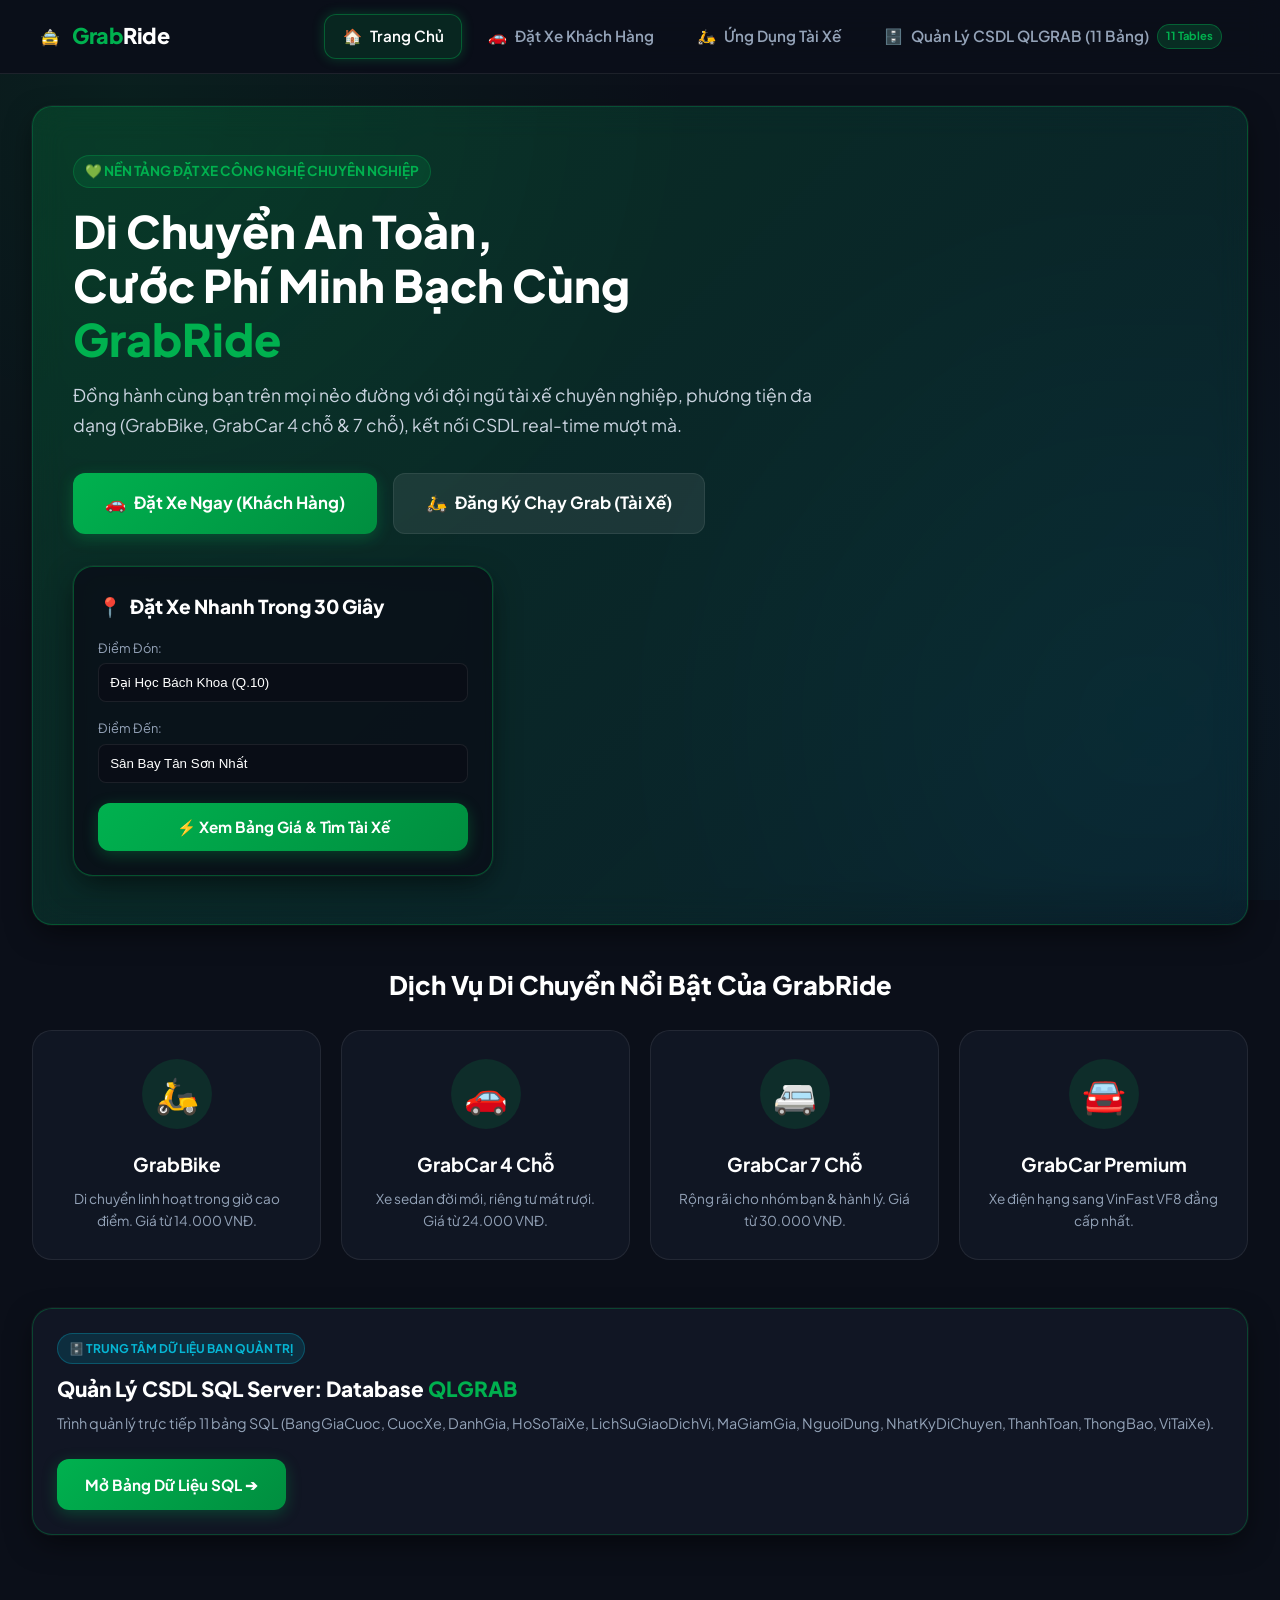
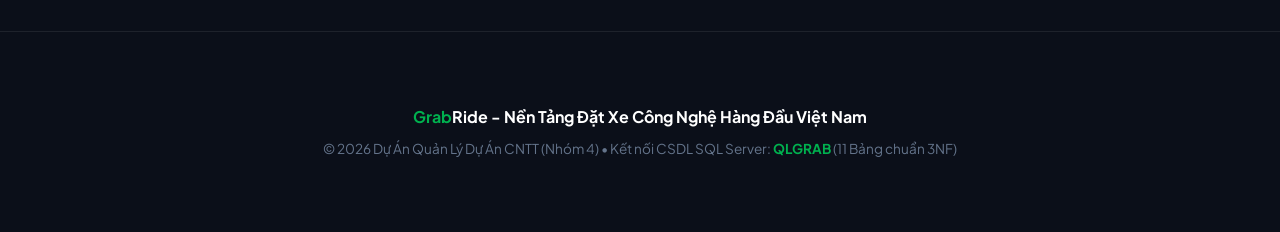
<file: index.html>
<!DOCTYPE html>
<html lang="vi">

<head>
  <meta charset="UTF-8">
  <meta name="viewport" content="width=device-width, initial-scale=1.0">
  <title>GrabRide - Đặt Xe Công Nghệ Nhanh Chóng & An Toàn</title>
  <link rel="stylesheet" href="css/styles.css">
  <style>
    .service-card {
      background: rgba(18, 24, 38, 0.8);
      border: 1px solid var(--border-color);
      border-radius: var(--radius-lg);
      padding: 1.75rem;
      text-align: center;
      transition: all 0.3s ease;
      text-decoration: none;
    }

    .service-card:hover {
      transform: translateY(-5px);
      border-color: var(--grab-green);
      box-shadow: 0 10px 25px rgba(0, 177, 79, 0.2);
    }

    .service-icon {
      width: 70px;
      height: 70px;
      background: rgba(0, 177, 79, 0.15);
      border-radius: var(--radius-full);
      display: flex;
      align-items: center;
      justify-content: center;
      font-size: 2.2rem;
      margin: 0 auto 1.25rem;
    }
  </style>
</head>

<body>
  <!-- Header Navbar -->
  <div id="app-header"></div>

  <main class="container">
    <!-- Hero Banner Section -->
    <div class="card"
      style="margin-bottom: 2.5rem; background: linear-gradient(135deg, rgba(0, 177, 79, 0.2), rgba(6, 182, 212, 0.1)); border: 1px solid rgba(0, 177, 79, 0.3); padding: 3rem 2.5rem;">
      <div style="display: flex; justify-content: space-between; align-items: center; flex-wrap: wrap; gap: 2rem;">
        <div style="max-width: 750px;">
          <div class="badge badge-green" style="margin-bottom: 1rem; font-size: 0.85rem;">💚 NỀN TẢNG ĐẶT XE CÔNG NGHỆ
            CHUYÊN NGHIỆP</div>
          <h1 style="font-size: 2.8rem; font-weight: 800; margin-bottom: 1rem; color: #fff; line-height: 1.2;">
            Di Chuyển An Toàn,<br>
            Cước Phí Minh Bạch Cùng <span style="color: var(--grab-green);">GrabRide</span>
          </h1>
          <p style="color: #cbd5e1; font-size: 1.1rem; line-height: 1.7; margin-bottom: 2rem;">
            Đồng hành cùng bạn trên mọi nẻo đường với đội ngũ tài xế chuyên nghiệp, phương tiện đa dạng (GrabBike,
            GrabCar 4 chỗ & 7 chỗ), kết nối CSDL real-time mượt mà.
          </p>

          <div style="display: flex; gap: 1rem; flex-wrap: wrap;">
            <a href="user_app.html" class="btn btn-grab" style="padding: 1rem 2rem; font-size: 1.05rem;">
              <span>🚗</span> Đặt Xe Ngay (Khách Hàng)
            </a>
            <a href="driver_app.html" class="btn btn-secondary" style="padding: 1rem 2rem; font-size: 1.05rem;">
              <span>🛵</span> Đăng Ký Chạy Grab (Tài Xế)
            </a>
          </div>
        </div>

        <!-- Quick Booking Widget Card -->
        <div class="card"
          style="width: 100%; max-width: 420px; background: rgba(11, 15, 25, 0.9); border-color: rgba(0, 177, 79, 0.4);">
          <div
            style="font-weight: 800; font-size: 1.2rem; color: #fff; margin-bottom: 1rem; display: flex; align-items: center; gap: 0.5rem;">
            <span>📍</span> Đặt Xe Nhanh Trong 30 Giây
          </div>

          <div style="display: flex; flex-direction: column; gap: 1rem; margin-bottom: 1.25rem;">
            <div>
              <label style="display: block; font-size: 0.8rem; color: #94a3b8; margin-bottom: 0.3rem;">Điểm Đón:</label>
              <input type="text" value="Đại Học Bách Khoa (Q.10)" readonly
                style="width: 100%; padding: 0.7rem; background: #090d16; border: 1px solid var(--border-color); border-radius: var(--radius-sm); color: #fff;">
            </div>
            <div>
              <label style="display: block; font-size: 0.8rem; color: #94a3b8; margin-bottom: 0.3rem;">Điểm Đến:</label>
              <input type="text" value="Sân Bay Tân Sơn Nhất" readonly
                style="width: 100%; padding: 0.7rem; background: #090d16; border: 1px solid var(--border-color); border-radius: var(--radius-sm); color: #fff;">
            </div>
          </div>

          <a href="user_app.html" class="btn btn-grab" style="width: 100%;">
            ⚡ Xem Bảng Giá & Tìm Tài Xế
          </a>
        </div>
      </div>
    </div>

    <!-- Grab Service Categories -->
    <div style="margin-bottom: 3rem;">
      <h2 style="font-size: 1.6rem; font-weight: 800; color: #fff; margin-bottom: 1.5rem; text-align: center;">
        Dịch Vụ Di Chuyển Nổi Bật Của GrabRide
      </h2>

      <div class="grid-4">
        <a href="user_app.html" class="service-card">
          <div class="service-icon">🛵</div>
          <h3 style="color: #fff; font-size: 1.2rem; margin-bottom: 0.5rem;">GrabBike</h3>
          <p style="color: #94a3b8; font-size: 0.85rem;">Di chuyển linh hoạt trong giờ cao điểm. Giá từ 14.000 VNĐ.</p>
        </a>

        <a href="user_app.html" class="service-card">
          <div class="service-icon">🚗</div>
          <h3 style="color: #fff; font-size: 1.2rem; margin-bottom: 0.5rem;">GrabCar 4 Chỗ</h3>
          <p style="color: #94a3b8; font-size: 0.85rem;">Xe sedan đời mới, riêng tư mát rượi. Giá từ 24.000 VNĐ.</p>
        </a>

        <a href="user_app.html" class="service-card">
          <div class="service-icon">🚐</div>
          <h3 style="color: #fff; font-size: 1.2rem; margin-bottom: 0.5rem;">GrabCar 7 Chỗ</h3>
          <p style="color: #94a3b8; font-size: 0.85rem;">Rộng rãi cho nhóm bạn & hành lý. Giá từ 30.000 VNĐ.</p>
        </a>

        <a href="user_app.html" class="service-card">
          <div class="service-icon">🚘</div>
          <h3 style="color: #fff; font-size: 1.2rem; margin-bottom: 0.5rem;">GrabCar Premium</h3>
          <p style="color: #94a3b8; font-size: 0.85rem;">Xe điện hạng sang VinFast VF8 đẳng cấp nhất.</p>
        </a>
      </div>
    </div>

    <!-- Management Portal Link Card -->
    <div class="card" style="background: rgba(18, 24, 38, 0.9); border-color: rgba(0, 177, 79, 0.3);">
      <div style="display: flex; justify-content: space-between; align-items: center; flex-wrap: wrap; gap: 1.5rem;">
        <div>
          <div class="badge badge-blue" style="margin-bottom: 0.5rem;">🗄️ TRUNG TÂM DỮ LIỆU BAN QUẢN TRỊ</div>
          <h3 style="color: #fff; font-size: 1.3rem; font-weight: 800; margin-bottom: 0.4rem;">
            Quản Lý CSDL SQL Server: Database <span style="color: var(--grab-green);">QLGRAB</span>
          </h3>
          <p style="color: #94a3b8; font-size: 0.9rem;">
            Trình quản lý trực tiếp 11 bảng SQL (BangGiaCuoc, CuocXe, DanhGia, HoSoTaiXe, LichSuGiaoDichVi, MaGiamGia,
            NguoiDung, NhatKyDiChuyen, ThanhToan, ThongBao, ViTaiXe).
          </p>
        </div>

        <a href="sql_management.html" class="btn btn-grab" style="padding: 0.85rem 1.75rem;">
          Mở Bảng Dữ Liệu SQL ➔
        </a>
      </div>
    </div>
  </main>

  <!-- Global Footer -->
  <div id="app-footer"></div>

  <script src="js/common.js"></script>
</body>

</html>
</file>
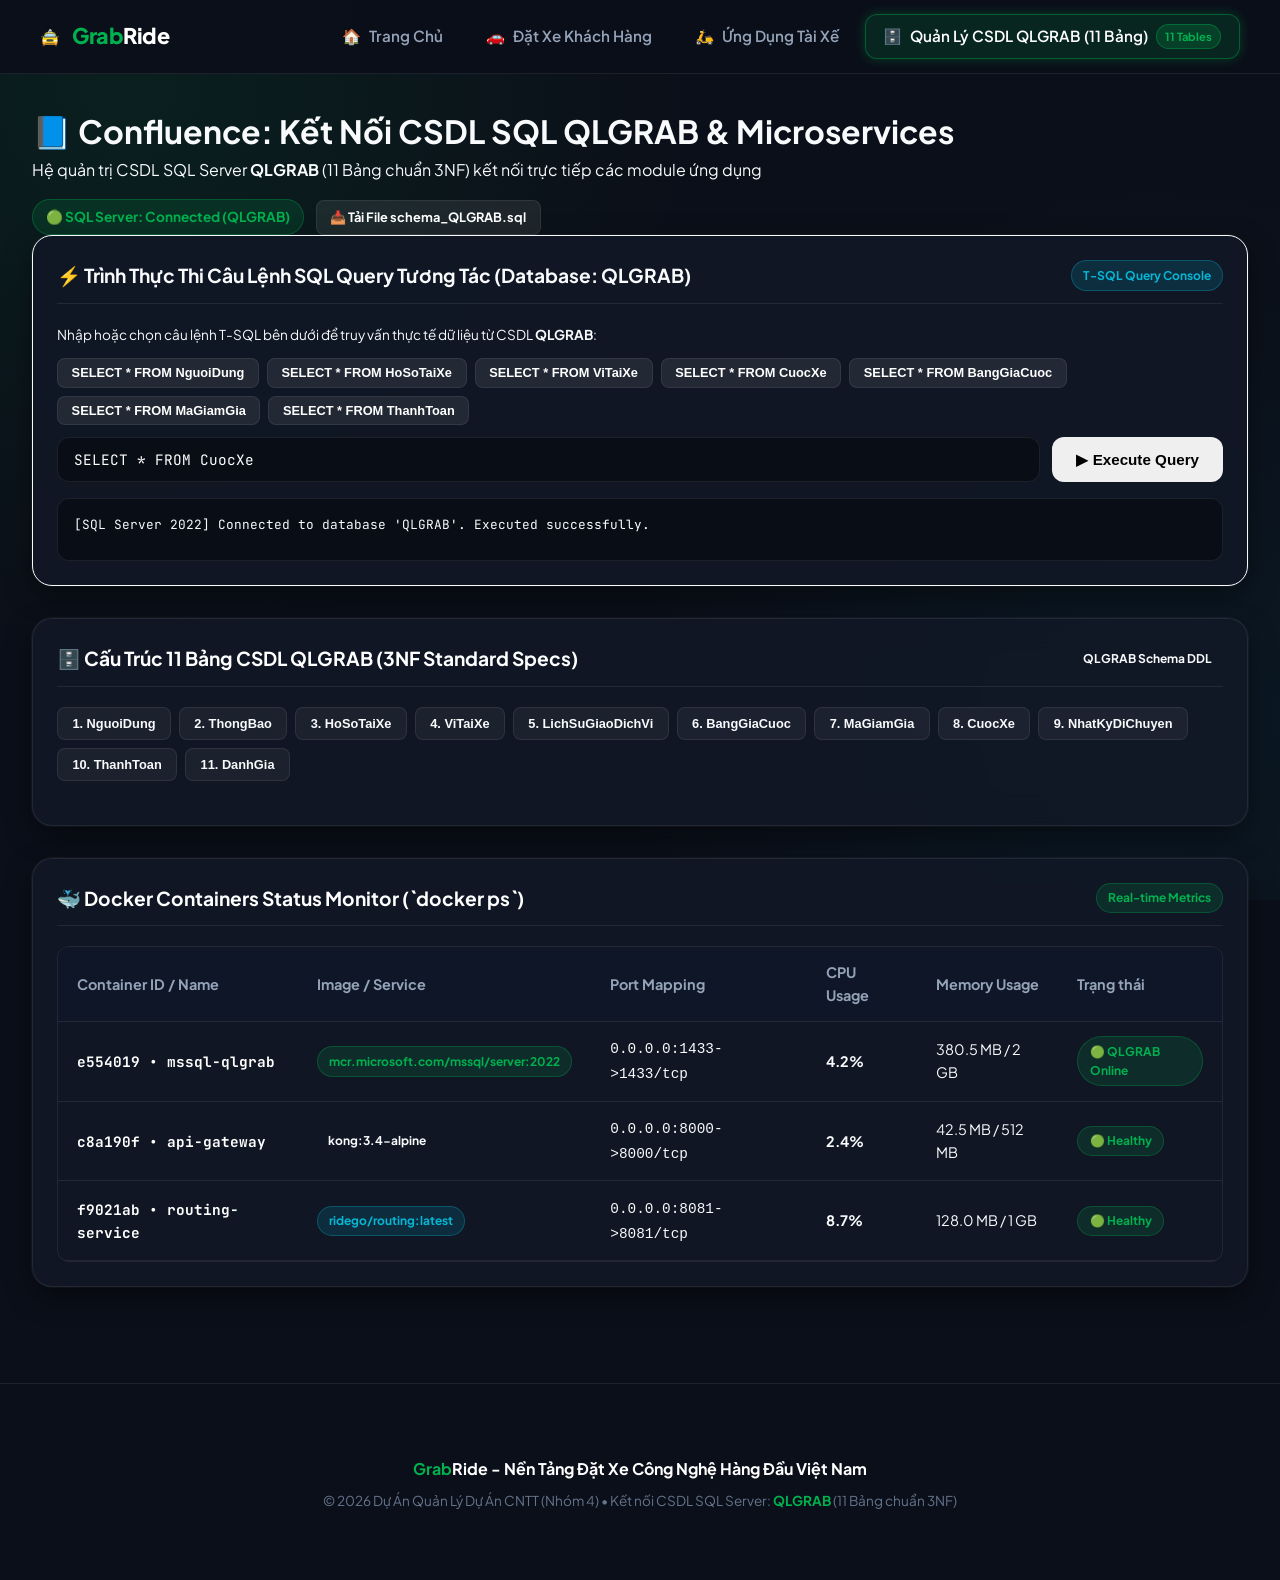
<file: architecture.html>
<!DOCTYPE html>
<html lang="vi">
<head>
  <meta charset="UTF-8">
  <meta name="viewport" content="width=device-width, initial-scale=1.0">
  <title>Confluence Microservices Architecture & SQL Database QLGRAB | Nhóm 4</title>
  <link rel="stylesheet" href="css/styles.css">
  <style>
    .sql-table-tab {
      padding: 0.5rem 0.9rem;
      border-radius: var(--radius-sm);
      background: rgba(255, 255, 255, 0.05);
      border: 1px solid var(--border-color);
      color: var(--text-muted);
      cursor: pointer;
      font-size: 0.8rem;
      font-weight: 600;
      transition: all 0.2s;
    }
    .sql-table-tab.active {
      background: rgba(16, 185, 129, 0.15);
      border-color: var(--primary);
      color: #fff;
    }
  </style>
</head>
<body>
  <!-- Header -->
  <div id="app-header"></div>

  <main class="container">
    <div class="page-header">
      <div style="display: flex; justify-content: space-between; align-items: center; flex-wrap: wrap; gap: 1rem;">
        <div>
          <h1 class="page-title">📘 Confluence: Kết Nối CSDL SQL <span style="color: var(--primary);">QLGRAB</span> & Microservices</h1>
          <p class="page-subtitle">Hệ quản trị CSDL SQL Server <strong>QLGRAB</strong> (11 Bảng chuẩn 3NF) kết nối trực tiếp các module ứng dụng</p>
        </div>
        <div style="display: flex; align-items: center; gap: 0.75rem;">
          <span class="badge badge-green" style="font-size: 0.85rem; padding: 0.4rem 0.8rem;">🟢 SQL Server: Connected (QLGRAB)</span>
          <a href="schema_QLGRAB.sql" download class="btn btn-secondary btn-sm">📥 Tải File schema_QLGRAB.sql</a>
        </div>
      </div>
    </div>

    <!-- LIVE SQL QUERY EXECUTOR CONSOLE FOR QLGRAB -->
    <div class="card" style="margin-bottom: 2rem; border-color: var(--primary);">
      <div class="card-header">
        <div class="card-title" style="color: var(--primary);">⚡ Trình Thực Thi Câu Lệnh SQL Query Tương Tác (Database: QLGRAB)</div>
        <span class="badge badge-blue">T-SQL Query Console</span>
      </div>

      <p style="color: var(--text-muted); font-size: 0.85rem; margin-bottom: 0.75rem;">
        Nhập hoặc chọn câu lệnh T-SQL bên dưới để truy vấn thực tế dữ liệu từ CSDL <strong>QLGRAB</strong>:
      </p>

      <div style="display: flex; gap: 0.5rem; flex-wrap: wrap; margin-bottom: 0.75rem;">
        <button class="btn btn-secondary btn-sm" onclick="setQueryPreset('SELECT * FROM NguoiDung')">SELECT * FROM NguoiDung</button>
        <button class="btn btn-secondary btn-sm" onclick="setQueryPreset('SELECT * FROM HoSoTaiXe')">SELECT * FROM HoSoTaiXe</button>
        <button class="btn btn-secondary btn-sm" onclick="setQueryPreset('SELECT * FROM ViTaiXe')">SELECT * FROM ViTaiXe</button>
        <button class="btn btn-secondary btn-sm" onclick="setQueryPreset('SELECT * FROM CuocXe')">SELECT * FROM CuocXe</button>
        <button class="btn btn-secondary btn-sm" onclick="setQueryPreset('SELECT * FROM BangGiaCuoc')">SELECT * FROM BangGiaCuoc</button>
        <button class="btn btn-secondary btn-sm" onclick="setQueryPreset('SELECT * FROM MaGiamGia')">SELECT * FROM MaGiamGia</button>
        <button class="btn btn-secondary btn-sm" onclick="setQueryPreset('SELECT * FROM ThanhToan')">SELECT * FROM ThanhToan</button>
      </div>

      <div style="display: flex; gap: 0.75rem; margin-bottom: 1rem;">
        <input type="text" id="sql-console-input" value="SELECT * FROM CuocXe" 
          style="flex: 1; padding: 0.75rem 1rem; background: #090d16; border: 1px solid var(--border-color); border-radius: var(--radius-md); color: #fff; font-family: var(--font-code); font-size: 0.9rem;">
        <button class="btn btn-primary" onclick="runConsoleSqlQuery()">▶ Execute Query</button>
      </div>

      <!-- SQL Query Result Container -->
      <div id="sql-query-result-box" style="background: #090d16; border: 1px solid var(--border-color); border-radius: var(--radius-md); padding: 1rem; overflow-x: auto;">
        <div style="font-size: 0.8rem; color: var(--primary); font-family: var(--font-code); margin-bottom: 0.5rem;">
          [SQL Server 2022] Connected to database 'QLGRAB'. Executed successfully.
        </div>
        <div id="sql-result-table-wrapper">
          <!-- Rendered dynamically -->
        </div>
      </div>
    </div>

    <!-- SQL DATABASE SCHEMA ERD VIEWER FOR QLGRAB -->
    <div class="card" style="margin-bottom: 2rem;">
      <div class="card-header">
        <div class="card-title">🗄️ Cấu Trúc 11 Bảng CSDL QLGRAB (3NF Standard Specs)</div>
        <span class="badge badge-purple">QLGRAB Schema DDL</span>
      </div>

      <!-- SQL Table Selector Tabs -->
      <div style="display: flex; gap: 0.5rem; flex-wrap: wrap; margin-bottom: 1.25rem;">
        <button class="sql-table-tab active" onclick="showSqlTable('NguoiDung')">1. NguoiDung</button>
        <button class="sql-table-tab" onclick="showSqlTable('ThongBao')">2. ThongBao</button>
        <button class="sql-table-tab" onclick="showSqlTable('HoSoTaiXe')">3. HoSoTaiXe</button>
        <button class="sql-table-tab" onclick="showSqlTable('ViTaiXe')">4. ViTaiXe</button>
        <button class="sql-table-tab" onclick="showSqlTable('LichSuGiaoDichVi')">5. LichSuGiaoDichVi</button>
        <button class="sql-table-tab" onclick="showSqlTable('BangGiaCuoc')">6. BangGiaCuoc</button>
        <button class="sql-table-tab" onclick="showSqlTable('MaGiamGia')">7. MaGiamGia</button>
        <button class="sql-table-tab" onclick="showSqlTable('CuocXe')">8. CuocXe</button>
        <button class="sql-table-tab" onclick="showSqlTable('NhatKyDiChuyen')">9. NhatKyDiChuyen</button>
        <button class="sql-table-tab" onclick="showSqlTable('ThanhToan')">10. ThanhToan</button>
        <button class="sql-table-tab" onclick="showSqlTable('DanhGia')">11. DanhGia</button>
      </div>

      <!-- SQL Table Details Display -->
      <div id="sql-table-detail-container">
        <!-- Rendered dynamically -->
      </div>
    </div>

    <!-- Docker Containers Real-time Monitor -->
    <div class="card">
      <div class="card-header">
        <div class="card-title">🐳 Docker Containers Status Monitor (`docker ps`)</div>
        <span class="badge badge-green">Real-time Metrics</span>
      </div>

      <div class="custom-table-wrapper">
        <table class="custom-table">
          <thead>
            <tr>
              <th>Container ID / Name</th>
              <th>Image / Service</th>
              <th>Port Mapping</th>
              <th>CPU Usage</th>
              <th>Memory Usage</th>
              <th>Trạng thái</th>
            </tr>
          </thead>
          <tbody>
            <tr>
              <td><strong style="color: #fff; font-family: var(--font-code);">e554019 • mssql-qlgrab</strong></td>
              <td><span class="badge badge-green">mcr.microsoft.com/mssql/server:2022</span></td>
              <td><code>0.0.0.0:1433->1433/tcp</code></td>
              <td><strong style="color: var(--primary);">4.2%</strong></td>
              <td>380.5 MB / 2 GB</td>
              <td><span class="badge badge-green">🟢 QLGRAB Online</span></td>
            </tr>
            <tr>
              <td><strong style="color: #fff; font-family: var(--font-code);">c8a190f • api-gateway</strong></td>
              <td><span class="badge badge-purple">kong:3.4-alpine</span></td>
              <td><code>0.0.0.0:8000->8000/tcp</code></td>
              <td><strong style="color: var(--primary);">2.4%</strong></td>
              <td>42.5 MB / 512 MB</td>
              <td><span class="badge badge-green">🟢 Healthy</span></td>
            </tr>
            <tr>
              <td><strong style="color: #fff; font-family: var(--font-code);">f9021ab • routing-service</strong></td>
              <td><span class="badge badge-blue">ridego/routing:latest</span></td>
              <td><code>0.0.0.0:8081->8081/tcp</code></td>
              <td><strong style="color: var(--secondary);">8.7%</strong></td>
              <td>128.0 MB / 1 GB</td>
              <td><span class="badge badge-green">🟢 Healthy</span></td>
            </tr>
          </tbody>
        </table>
      </div>
    </div>
  </main>

  <div id="app-footer"></div>

  <script src="js/common.js"></script>
  <script src="js/sql_connector.js"></script>
  <script>
    function setQueryPreset(query) {
      document.getElementById('sql-console-input').value = query;
      runConsoleSqlQuery();
    }

    function runConsoleSqlQuery() {
      const input = document.getElementById('sql-console-input').value;
      const resultData = window.executeSqlOnQlgrab(input);
      const wrapper = document.getElementById('sql-result-table-wrapper');

      if (Array.isArray(resultData) && resultData.length > 0) {
        const keys = Object.keys(resultData[0]);
        wrapper.innerHTML = `
          <table class="custom-table" style="font-size: 0.85rem;">
            <thead>
              <tr>
                ${keys.map(k => `<th>${k}</th>`).join('')}
              </tr>
            </thead>
            <tbody>
              ${resultData.map(row => `
                <tr>
                  ${keys.map(k => `<td>${row[k] !== null ? row[k] : '<em style="color:#64748b;">NULL</em>'}</td>`).join('')}
                </tr>
              `).join('')}
            </tbody>
          </table>
        `;
      } else {
        wrapper.innerHTML = `<pre style="color:var(--primary); font-family:var(--font-code); font-size:0.85rem;">${JSON.stringify(resultData, null, 2)}</pre>`;
      }

      showToast(`Thực thi query trên CSDL QLGRAB thành công!`, 'success', 'SQL Query Executor');
    }

    const SQL_TABLE_SPECS = {
      'NguoiDung': {
        epic: 'USER & AUTHENTICATION',
        desc: 'Bảng tài khoản người dùng chung trong CSDL QLGRAB (Khách hàng, Tài xế, Quản trị viên)',
        cols: [
          { name: 'ma_nguoi_dung', type: 'INT IDENTITY(1,1)', key: 'PRIMARY KEY', note: 'Mã định danh tự tăng' },
          { name: 'ho_ten', type: 'NVARCHAR(100)', key: 'NOT NULL', note: 'Họ tên đầy đủ' },
          { name: 'so_dien_thoai', type: 'VARCHAR(15)', key: 'UNIQUE NOT NULL', note: 'Số điện thoại đăng nhập' },
          { name: 'email', type: 'VARCHAR(100)', key: 'UNIQUE NULL', note: 'Email liên hệ' },
          { name: 'mat_khau_hash', type: 'VARCHAR(255)', key: 'NOT NULL', note: 'Mật khẩu đã băm' },
          { name: 'vai_tro', type: 'VARCHAR(20)', key: 'CHECK IN (...)', note: 'KHACH_HANG, TAI_XE, QUAN_TRI' },
          { name: 'trang_thai_tai_khoan', type: 'VARCHAR(20)', key: 'CHECK IN (...)', note: 'HOAT_DONG, KHOA, CHO_DUYET' },
          { name: 'diem_danh_gia_trung_binh', type: 'DECIMAL(3,2)', key: 'DEFAULT 5.00', note: 'Điểm đánh giá trung bình' }
        ]
      },
      'ThongBao': {
        epic: 'USER & AUTHENTICATION',
        desc: 'Bảng thông báo hệ thống QLGRAB',
        cols: [
          { name: 'ma_thong_bao', type: 'INT IDENTITY(1,1)', key: 'PRIMARY KEY', note: 'Mã thông báo' },
          { name: 'ma_nguoi_dung', type: 'INT', key: 'FK ➔ NguoiDung', note: 'Người nhận thông báo' },
          { name: 'tieu_de', type: 'NVARCHAR(200)', key: 'NOT NULL', note: 'Tiêu đề thông báo' },
          { name: 'noi_dung', type: 'NVARCHAR(MAX)', key: 'NOT NULL', note: 'Nội dung chi tiết' },
          { name: 'da_doc', type: 'BIT', key: 'DEFAULT 0', note: '0: Chưa đọc, 1: Đã đọc' }
        ]
      },
      'HoSoTaiXe': {
        epic: 'DRIVER MANAGEMENT',
        desc: 'Bảng hồ sơ bằng lái và GPS tài xế trong CSDL QLGRAB',
        cols: [
          { name: 'ma_tai_xe', type: 'INT', key: 'PK / FK ➔ NguoiDung', note: 'Mã tài xế' },
          { name: 'so_bang_lai', type: 'VARCHAR(50)', key: 'UNIQUE NOT NULL', note: 'Số bằng lái xe' },
          { name: 'bien_so_xe', type: 'VARCHAR(20)', key: 'NOT NULL', note: 'Biển số xe' },
          { name: 'ten_dong_xe', type: 'NVARCHAR(50)', key: 'NOT NULL', note: 'Tên dòng xe' },
          { name: 'loai_xe', type: 'VARCHAR(20)', key: 'CHECK IN (...)', note: 'XE_MAY, OTO_4_CHO, OTO_7_CHO' },
          { name: 'trang_thai', type: 'VARCHAR(20)', key: 'CHECK IN (...)', note: 'NGOAI_TUYEN, TRUC_TUYEN, DANG_BAN' },
          { name: 'vi_do_hien_tai', type: 'DECIMAL(9,6)', key: 'NULL', note: 'GPS Latitude' },
          { name: 'kinh_do_hien_tai', type: 'DECIMAL(9,6)', key: 'NULL', note: 'GPS Longitude' }
        ]
      },
      'ViTaiXe': {
        epic: 'DRIVER MANAGEMENT',
        desc: 'Bảng ví tiền tài xế quản lý số dư khả dụng',
        cols: [
          { name: 'ma_vi', type: 'INT IDENTITY(1,1)', key: 'PRIMARY KEY', note: 'Mã ví tài xế' },
          { name: 'ma_tai_xe', type: 'INT', key: 'UNIQUE FK ➔ NguoiDung', note: 'Mã tài xế' },
          { name: 'so_du', type: 'DECIMAL(12,2)', key: 'DEFAULT 0.00', note: 'Số dư khả dụng' }
        ]
      },
      'LichSuGiaoDichVi': {
        epic: 'DRIVER MANAGEMENT',
        desc: 'Bảng lịch sử biến động số dư ví tài xế',
        cols: [
          { name: 'ma_giao_dich', type: 'INT IDENTITY(1,1)', key: 'PRIMARY KEY', note: 'Mã giao dịch ví' },
          { name: 'ma_vi', type: 'INT', key: 'FK ➔ ViTaiXe', note: 'Mã ví tài xế' },
          { name: 'so_tien', type: 'DECIMAL(12,2)', key: 'NOT NULL', note: 'Số tiền nạp/trừ/rút/thưởng' },
          { name: 'loai_giao_dich', type: 'VARCHAR(20)', key: 'CHECK IN (...)', note: 'NAP_TIEN, TRU_HOA_HONG, RUT_TIEN, THUONG' },
          { name: 'noi_dung', type: 'NVARCHAR(255)', key: 'NULL', note: 'Diễn giải giao dịch' }
        ]
      },
      'BangGiaCuoc': {
        epic: 'ROUTING & TRIP',
        desc: 'Cấu hình giá mở cửa và đơn giá theo km trong QLGRAB',
        cols: [
          { name: 'ma_gia_cuoc', type: 'INT IDENTITY(1,1)', key: 'PRIMARY KEY', note: 'Mã giá cước' },
          { name: 'loai_xe', type: 'VARCHAR(20)', key: 'CHECK IN (...)', note: 'XE_MAY, OTO_4_CHO, OTO_7_CHO' },
          { name: 'gia_mo_cua', type: 'DECIMAL(12,2)', key: 'NOT NULL', note: 'Giá 2km đầu' },
          { name: 'gia_moi_km_tiep_theo', type: 'DECIMAL(12,2)', key: 'NOT NULL', note: 'Giá mỗi km sau' },
          { name: 'he_so_gio_cao_diem', type: 'DECIMAL(3,2)', key: 'DEFAULT 1.00', note: 'Hệ số giờ cao điểm' }
        ]
      },
      'MaGiamGia': {
        epic: 'ROUTING & TRIP',
        desc: 'Bảng mã khuyến mãi trong CSDL QLGRAB',
        cols: [
          { name: 'ma_khuyen_mai', type: 'INT IDENTITY(1,1)', key: 'PRIMARY KEY', note: 'Mã khuyến mãi' },
          { name: 'code_giam_gia', type: 'VARCHAR(20)', key: 'UNIQUE NOT NULL', note: 'Mã voucher (Ví dụ: GRAB20)' },
          { name: 'phan_tram_giam', type: 'INT', key: 'CHECK (0-100)', note: '% Giảm giá' },
          { name: 'giam_toi_da', type: 'DECIMAL(12,2)', key: 'NOT NULL', note: 'Số tiền giảm tối đa' },
          { name: 'gia_tri_don_toi_thieu', type: 'DECIMAL(12,2)', key: 'DEFAULT 0', note: 'Đơn hàng tối thiểu' }
        ]
      },
      'CuocXe': {
        epic: 'ROUTING & TRIP',
        desc: 'Bảng cuốc xe trọng tâm trong CSDL QLGRAB',
        cols: [
          { name: 'ma_cuoc_xe', type: 'INT IDENTITY(1,1)', key: 'PRIMARY KEY', note: 'Mã cuốc xe' },
          { name: 'ma_khach_hang', type: 'INT', key: 'FK ➔ NguoiDung', note: 'Khách hàng' },
          { name: 'ma_tai_xe', type: 'INT', key: 'FK ➔ NguoiDung', note: 'Tài xế nhận chuyến' },
          { name: 'dia_chi_don', type: 'NVARCHAR(255)', key: 'NOT NULL', note: 'Địa điểm đón' },
          { name: 'dia_chi_tra', type: 'NVARCHAR(255)', key: 'NOT NULL', note: 'Địa điểm trả' },
          { name: 'quang_duong_km', type: 'DECIMAL(5,2)', key: 'NOT NULL', note: 'Quãng đường (km)' },
          { name: 'gia_cuoc_goc', type: 'DECIMAL(12,2)', key: 'NOT NULL', note: 'Giá gốc' },
          { name: 'so_tien_giam', type: 'DECIMAL(12,2)', key: 'DEFAULT 0.00', note: 'Tiền giảm voucher' },
          { name: 'tong_tien_thanhtoan', type: 'DECIMAL(12,2)', key: 'NOT NULL', note: 'Tổng tiền phải trả' },
          { name: 'trang_thai', type: 'VARCHAR(20)', key: 'CHECK IN (...)', note: 'DANG_DAT, DA_NHAN, DANG_DI, HOAN_THANH, HUY_BO' }
        ]
      },
      'NhatKyDiChuyen': {
        epic: 'ROUTING & TRIP',
        desc: 'Bảng nhật ký vị trí GPS hành trình',
        cols: [
          { name: 'ma_nhat_ky', type: 'BIGINT IDENTITY(1,1)', key: 'PRIMARY KEY', note: 'Mã nhật ký GPS' },
          { name: 'ma_cuoc_xe', type: 'INT', key: 'FK ➔ CuocXe', note: 'Cuốc xe' },
          { name: 'vi_do', type: 'DECIMAL(9,6)', key: 'NOT NULL', note: 'GPS Latitude' },
          { name: 'kinh_do', type: 'DECIMAL(9,6)', key: 'NOT NULL', note: 'GPS Longitude' }
        ]
      },
      'ThanhToan': {
        epic: 'PAYMENT',
        desc: 'Bảng quản lý thanh toán trong QLGRAB',
        cols: [
          { name: 'ma_thanh_toan', type: 'INT IDENTITY(1,1)', key: 'PRIMARY KEY', note: 'Mã thanh toán' },
          { name: 'ma_cuoc_xe', type: 'INT', key: 'UNIQUE FK ➔ CuocXe', note: 'Cuốc xe' },
          { name: 'phuong_thuc', type: 'VARCHAR(20)', key: 'CHECK IN (...)', note: 'TIEN_MAT, MOMO, THE_NGAN_HANG, VI_DIEN_TU' },
          { name: 'so_tien', type: 'DECIMAL(12,2)', key: 'NOT NULL', note: 'Số tiền thanh toán' },
          { name: 'trang_thai', type: 'VARCHAR(20)', key: 'CHECK IN (...)', note: 'CHO_THANH_TOAN, THANH_CONG, THAT_BAI, HOAN_TIEN' }
        ]
      },
      'DanhGia': {
        epic: 'RATING & REVIEWS',
        desc: 'Bảng đánh giá sao và bình luận chuyến đi',
        cols: [
          { name: 'ma_danh_gia', type: 'INT IDENTITY(1,1)', key: 'PRIMARY KEY', note: 'Mã đánh giá' },
          { name: 'ma_cuoc_xe', type: 'INT', key: 'FK ➔ CuocXe', note: 'Cuốc xe' },
          { name: 'ma_nguoi_danh_gia', type: 'INT', key: 'FK ➔ NguoiDung', note: 'Người gửi đánh giá' },
          { name: 'so_sao', type: 'INT', key: 'CHECK (1-5)', note: 'Số sao' },
          { name: 'noi_dung_binh_luan', type: 'NVARCHAR(500)', key: 'NULL', note: 'Bình luận' }
        ]
      }
    };

    function showSqlTable(tableName) {
      document.querySelectorAll('.sql-table-tab').forEach(t => t.classList.remove('active'));
      event.target.classList.add('active');

      const data = SQL_TABLE_SPECS[tableName];
      if (!data) return;

      const container = document.getElementById('sql-table-detail-container');
      container.innerHTML = `
        <div style="background: rgba(15, 23, 42, 0.8); padding: 1.25rem; border-radius: var(--radius-md); border: 1px solid var(--border-color);">
          <div style="display: flex; justify-content: space-between; align-items: center; margin-bottom: 0.75rem;">
            <h3 style="color: #fff; font-size: 1.2rem;">CREATE TABLE ${tableName}</h3>
            <span class="badge badge-purple">${data.epic}</span>
          </div>
          <p style="color: var(--text-muted); font-size: 0.9rem; margin-bottom: 1rem;">${data.desc}</p>

          <div class="custom-table-wrapper">
            <table class="custom-table">
              <thead>
                <tr>
                  <th>Tên cột (Column Name)</th>
                  <th>Kiểu dữ liệu (Data Type)</th>
                  <th>Khóa / Ràng buộc (Constraint)</th>
                  <th>Mô tả (Description)</th>
                </tr>
              </thead>
              <tbody>
                ${data.cols.map(c => `
                  <tr>
                    <td><strong style="color: #fff; font-family: var(--font-code);">${c.name}</strong></td>
                    <td><code style="color: var(--secondary);">${c.type}</code></td>
                    <td><span class="badge ${c.key.includes('PRIMARY') ? 'badge-green' : (c.key.includes('FOREIGN') ? 'badge-amber' : 'badge-blue')}">${c.key}</span></td>
                    <td style="color: var(--text-muted);">${c.note}</td>
                  </tr>
                `).join('')}
              </tbody>
            </table>
          </div>
        </div>
      `;
    }

    document.addEventListener('DOMContentLoaded', () => {
      showSqlTable('NguoiDung');
      runConsoleSqlQuery();
    });
  </script>
</body>
</html>
</file>
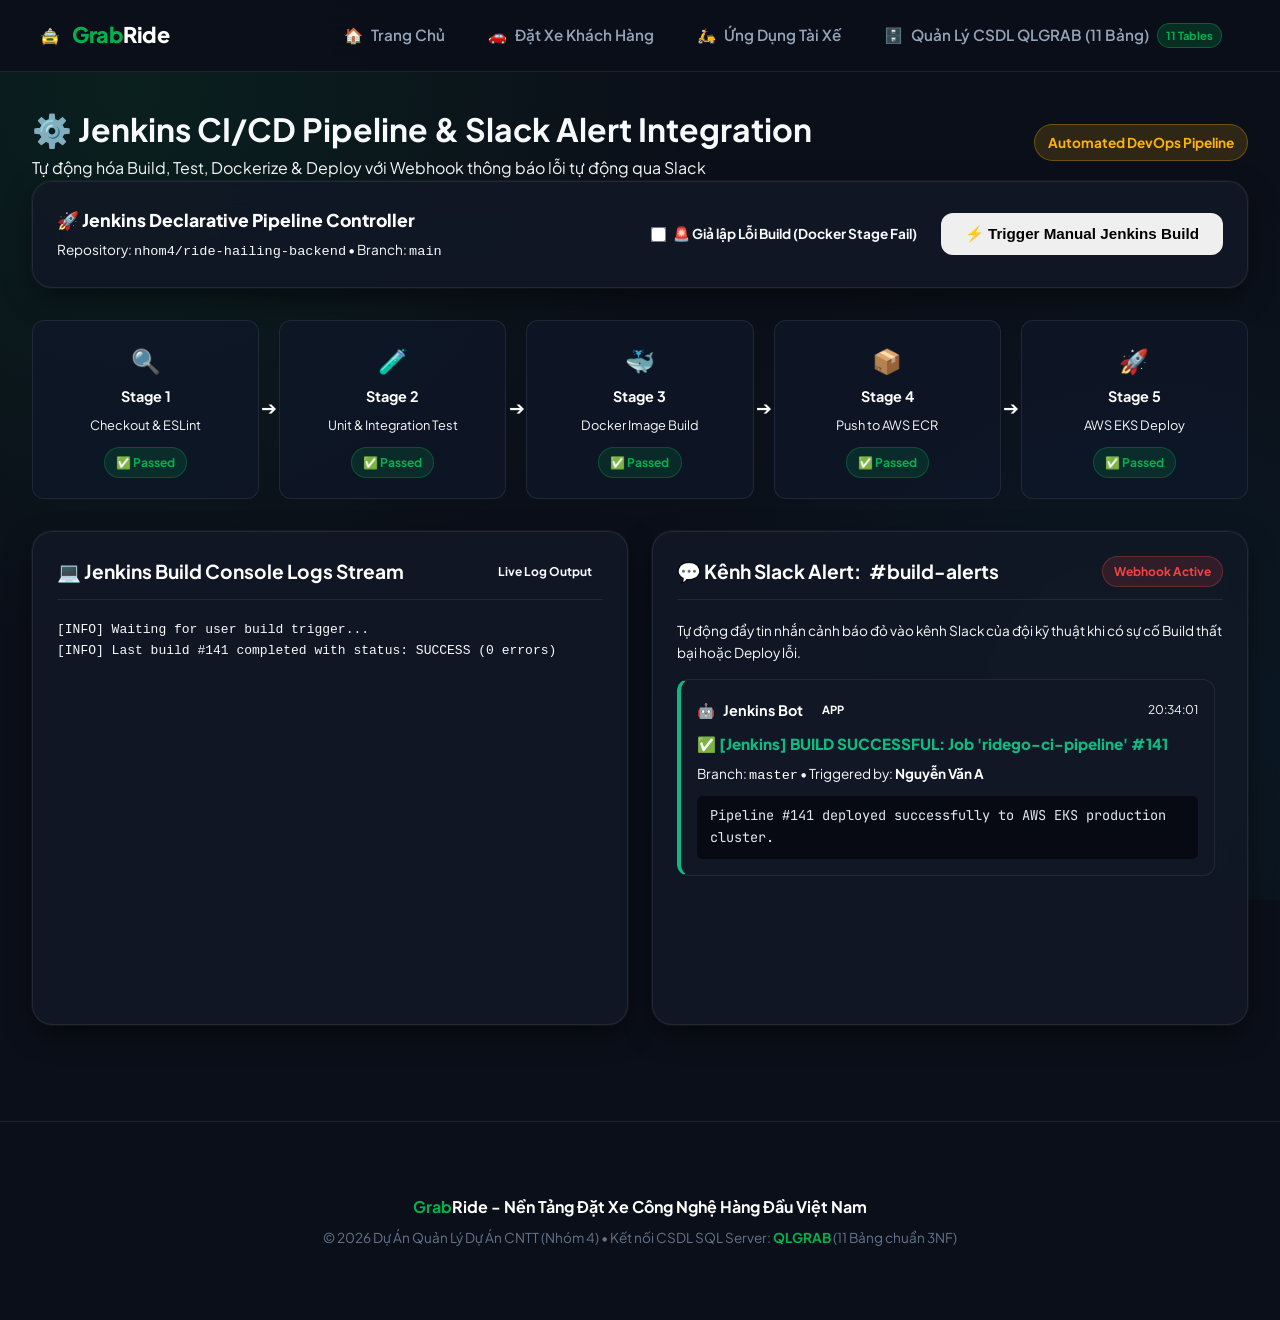
<file: devops_pipeline.html>
<!DOCTYPE html>
<html lang="vi">
<head>
  <meta charset="UTF-8">
  <meta name="viewport" content="width=device-width, initial-scale=1.0">
  <title>Jenkins CI/CD Pipeline & Slack Integration | Nhóm 4</title>
  <link rel="stylesheet" href="css/styles.css">
  <style>
    .pipeline-stage-card {
      background: rgba(15, 23, 42, 0.7);
      border: 1px solid var(--border-color);
      border-radius: var(--radius-md);
      padding: 1.25rem;
      text-align: center;
      position: relative;
    }
    .pipeline-stage-card::after {
      content: "➔";
      position: absolute;
      right: -1.2rem;
      top: 40%;
      color: var(--text-dim);
      font-size: 1.2rem;
    }
    .grid-5 .pipeline-stage-card:last-child::after {
      display: none;
    }
    .grid-5 {
      display: grid;
      grid-template-columns: repeat(5, 1fr);
      gap: 1.25rem;
    }
    @media (max-width: 1024px) {
      .grid-5 { grid-template-columns: 1fr; }
      .pipeline-stage-card::after { display: none; }
    }
  </style>
</head>
<body>
  <!-- Header -->
  <div id="app-header"></div>

  <main class="container">
    <div class="page-header">
      <div style="display: flex; justify-content: space-between; align-items: center; flex-wrap: wrap; gap: 1rem;">
        <div>
          <h1 class="page-title">⚙️ Jenkins CI/CD Pipeline & Slack Alert Integration</h1>
          <p class="page-subtitle">Tự động hóa Build, Test, Dockerize & Deploy với Webhook thông báo lỗi tự động qua Slack</p>
        </div>
        <span class="badge badge-amber" style="font-size: 0.85rem; padding: 0.4rem 0.8rem;">Automated DevOps Pipeline</span>
      </div>
    </div>

    <!-- Pipeline Controller Header -->
    <div class="card" style="margin-bottom: 2rem;">
      <div style="display: flex; justify-content: space-between; align-items: center; flex-wrap: wrap; gap: 1rem;">
        <div>
          <div style="font-weight: 800; color: #fff; font-size: 1.1rem; margin-bottom: 0.3rem;">
            🚀 Jenkins Declarative Pipeline Controller
          </div>
          <p style="color: var(--text-muted); font-size: 0.85rem;">
            Repository: <code style="color: var(--secondary);">nhom4/ride-hailing-backend</code> • Branch: <code style="color: var(--primary);">main</code>
          </p>
        </div>

        <div style="display: flex; align-items: center; gap: 1.5rem;">
          <label style="display: flex; align-items: center; gap: 0.5rem; color: var(--text-muted); font-size: 0.85rem; cursor: pointer;">
            <input type="checkbox" id="chk-fail" onchange="toggleSimulateFail(this)" style="accent-color: var(--accent-rose); transform: scale(1.2);">
            <span style="color: var(--accent-rose); font-weight: 700;">🚨 Giả lập Lỗi Build (Docker Stage Fail)</span>
          </label>

          <button id="btn-trigger-build" class="btn btn-primary" onclick="triggerJenkinsBuild()">
            ⚡ Trigger Manual Jenkins Build
          </button>
        </div>
      </div>
    </div>

    <!-- 5 Jenkins Pipeline Stages Visualizer -->
    <div class="grid-5" style="margin-bottom: 2rem;">
      <div class="pipeline-stage-card">
        <div style="font-size: 1.5rem; margin-bottom: 0.4rem;">🔍</div>
        <div style="font-weight: 700; color: #fff; font-size: 0.9rem; margin-bottom: 0.4rem;">Stage 1</div>
        <div style="font-size: 0.8rem; color: var(--text-muted); margin-bottom: 0.75rem;">Checkout & ESLint</div>
        <span id="stage-badge-1" class="badge badge-green">✅ Passed</span>
      </div>

      <div class="pipeline-stage-card">
        <div style="font-size: 1.5rem; margin-bottom: 0.4rem;">🧪</div>
        <div style="font-weight: 700; color: #fff; font-size: 0.9rem; margin-bottom: 0.4rem;">Stage 2</div>
        <div style="font-size: 0.8rem; color: var(--text-muted); margin-bottom: 0.75rem;">Unit & Integration Test</div>
        <span id="stage-badge-2" class="badge badge-green">✅ Passed</span>
      </div>

      <div class="pipeline-stage-card">
        <div style="font-size: 1.5rem; margin-bottom: 0.4rem;">🐳</div>
        <div style="font-weight: 700; color: #fff; font-size: 0.9rem; margin-bottom: 0.4rem;">Stage 3</div>
        <div style="font-size: 0.8rem; color: var(--text-muted); margin-bottom: 0.75rem;">Docker Image Build</div>
        <span id="stage-badge-3" class="badge badge-green">✅ Passed</span>
      </div>

      <div class="pipeline-stage-card">
        <div style="font-size: 1.5rem; margin-bottom: 0.4rem;">📦</div>
        <div style="font-weight: 700; color: #fff; font-size: 0.9rem; margin-bottom: 0.4rem;">Stage 4</div>
        <div style="font-size: 0.8rem; color: var(--text-muted); margin-bottom: 0.75rem;">Push to AWS ECR</div>
        <span id="stage-badge-4" class="badge badge-green">✅ Passed</span>
      </div>

      <div class="pipeline-stage-card">
        <div style="font-size: 1.5rem; margin-bottom: 0.4rem;">🚀</div>
        <div style="font-weight: 700; color: #fff; font-size: 0.9rem; margin-bottom: 0.4rem;">Stage 5</div>
        <div style="font-size: 0.8rem; color: var(--text-muted); margin-bottom: 0.75rem;">AWS EKS Deploy</div>
        <span id="stage-badge-5" class="badge badge-green">✅ Passed</span>
      </div>
    </div>

    <div class="grid-2">
      <!-- Left Column: Jenkins Console Output Logs -->
      <div class="card">
        <div class="card-header">
          <div class="card-title">💻 Jenkins Build Console Logs Stream</div>
          <span class="badge badge-purple">Live Log Output</span>
        </div>
        <pre id="jenkins-console-logs" class="code-block" style="height: 380px;">
[INFO] Waiting for user build trigger...
[INFO] Last build #141 completed with status: SUCCESS (0 errors)
        </pre>
      </div>

      <!-- Right Column: Slack Automated Notifications Feed -->
      <div class="card">
        <div class="card-header">
          <div class="card-title" style="display: flex; align-items: center; gap: 0.5rem;">
            <span>💬 Kênh Slack Alert:</span>
            <span style="color: var(--secondary);">#build-alerts</span>
          </div>
          <span class="badge badge-red">Webhook Active</span>
        </div>

        <p style="font-size: 0.85rem; color: var(--text-muted); margin-bottom: 1rem;">
          Tự động đẩy tin nhắn cảnh báo đỏ vào kênh Slack của đội kỹ thuật khi có sự cố Build thất bại hoặc Deploy lỗi.
        </p>

        <div id="slack-feed-messages" style="display: flex; flex-direction: column; gap: 0.75rem; max-height: 330px; overflow-y: auto; padding-right: 0.5rem;">
          <!-- Slack messages injected by js/devops.js -->
        </div>
      </div>
    </div>
  </main>

  <div id="app-footer"></div>

  <script src="js/common.js"></script>
  <script src="js/devops.js"></script>
</body>
</html>
</file>
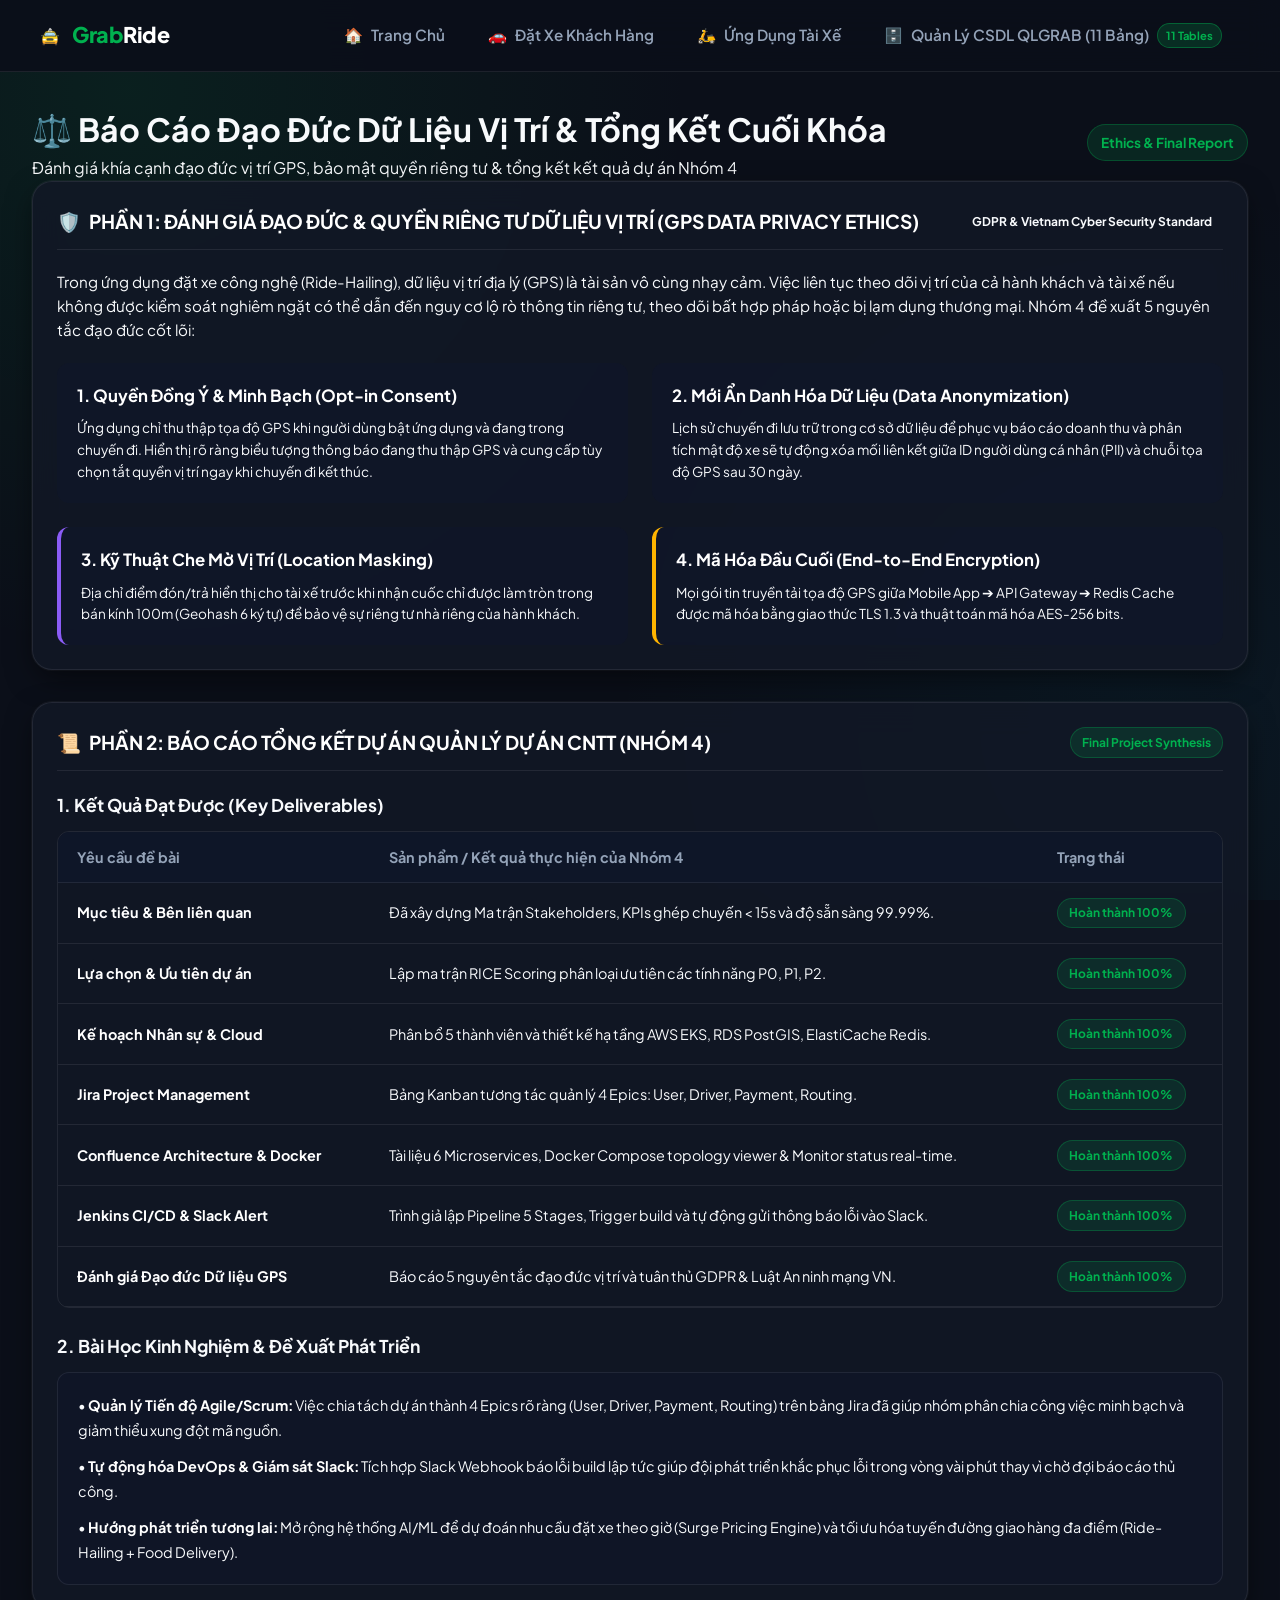
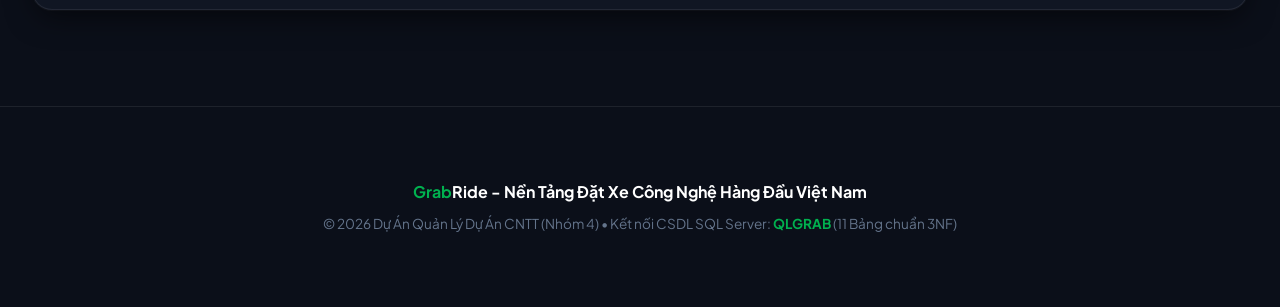
<file: ethics_report.html>
<!DOCTYPE html>
<html lang="vi">
<head>
  <meta charset="UTF-8">
  <meta name="viewport" content="width=device-width, initial-scale=1.0">
  <title>Đánh Giá Đạo Đức Dữ Liệu Vị Trí & Báo Cáo Cuối Khóa | Nhóm 4</title>
  <link rel="stylesheet" href="css/styles.css">
</head>
<body>
  <!-- Header -->
  <div id="app-header"></div>

  <main class="container">
    <div class="page-header">
      <div style="display: flex; justify-content: space-between; align-items: center; flex-wrap: wrap; gap: 1rem;">
        <div>
          <h1 class="page-title">⚖️ Báo Cáo Đạo Đức Dữ Liệu Vị Trí & Tổng Kết Cuối Khóa</h1>
          <p class="page-subtitle">Đánh giá khía cạnh đạo đức vị trí GPS, bảo mật quyền riêng tư & tổng kết kết quả dự án Nhóm 4</p>
        </div>
        <span class="badge badge-green" style="font-size: 0.85rem; padding: 0.4rem 0.8rem;">Ethics & Final Report</span>
      </div>
    </div>

    <!-- PART 1: Location Data Ethics Assessment -->
    <div class="card" style="margin-bottom: 2rem;">
      <div class="card-header">
        <div class="card-title">
          <span>🛡️</span> PHẦN 1: ĐÁNH GIÁ ĐẠO ĐỨC & QUYỀN RIÊNG TƯ DỮ LIỆU VỊ TRÍ (GPS DATA PRIVACY ETHICS)
        </div>
        <span class="badge badge-purple">GDPR & Vietnam Cyber Security Standard</span>
      </div>

      <div style="display: flex; flex-direction: column; gap: 1.25rem; font-size: 0.95rem; color: var(--text-muted);">
        <p>
          Trong ứng dụng đặt xe công nghệ (Ride-Hailing), dữ liệu vị trí địa lý (GPS) là tài sản vô cùng nhạy cảm. Việc liên tục theo dõi vị trí của cả hành khách và tài xế nếu không được kiểm soát nghiêm ngặt có thể dẫn đến nguy cơ lộ rò thông tin riêng tư, theo dõi bất hợp pháp hoặc bị lạm dụng thương mại. Nhóm 4 đề xuất 5 nguyên tắc đạo đức cốt lõi:
        </p>

        <div class="grid-2">
          <div style="background: rgba(15, 23, 42, 0.6); padding: 1.25rem; border-radius: var(--radius-md); border-left: 4px solid var(--primary);">
            <h3 style="color: #fff; font-size: 1.05rem; margin-bottom: 0.5rem;">1. Quyền Đồng Ý & Minh Bạch (Opt-in Consent)</h3>
            <p style="font-size: 0.85rem;">
              Ứng dụng chỉ thu thập tọa độ GPS khi người dùng bật ứng dụng và đang trong chuyến đi. Hiển thị rõ ràng biểu tượng thông báo đang thu thập GPS và cung cấp tùy chọn tắt quyền vị trí ngay khi chuyến đi kết thúc.
            </p>
          </div>

          <div style="background: rgba(15, 23, 42, 0.6); padding: 1.25rem; border-radius: var(--radius-md); border-left: 4px solid var(--secondary);">
            <h3 style="color: #fff; font-size: 1.05rem; margin-bottom: 0.5rem;">2. Mới Ẩn Danh Hóa Dữ Liệu (Data Anonymization)</h3>
            <p style="font-size: 0.85rem;">
              Lịch sử chuyến đi lưu trữ trong cơ sở dữ liệu để phục vụ báo cáo doanh thu và phân tích mật độ xe sẽ tự động xóa mối liên kết giữa ID người dùng cá nhân (PII) và chuỗi tọa độ GPS sau 30 ngày.
            </p>
          </div>

          <div style="background: rgba(15, 23, 42, 0.6); padding: 1.25rem; border-radius: var(--radius-md); border-left: 4px solid var(--accent-purple);">
            <h3 style="color: #fff; font-size: 1.05rem; margin-bottom: 0.5rem;">3. Kỹ Thuật Che Mờ Vị Trí (Location Masking)</h3>
            <p style="font-size: 0.85rem;">
              Địa chỉ điểm đón/trả hiển thị cho tài xế trước khi nhận cuốc chỉ được làm tròn trong bán kính 100m (Geohash 6 ký tự) để bảo vệ sự riêng tư nhà riêng của hành khách.
            </p>
          </div>

          <div style="background: rgba(15, 23, 42, 0.6); padding: 1.25rem; border-radius: var(--radius-md); border-left: 4px solid var(--accent-amber);">
            <h3 style="color: #fff; font-size: 1.05rem; margin-bottom: 0.5rem;">4. Mã Hóa Đầu Cuối (End-to-End Encryption)</h3>
            <p style="font-size: 0.85rem;">
              Mọi gói tin truyền tải tọa độ GPS giữa Mobile App ➔ API Gateway ➔ Redis Cache được mã hóa bằng giao thức TLS 1.3 và thuật toán mã hóa AES-256 bits.
            </p>
          </div>
        </div>
      </div>
    </div>

    <!-- PART 2: Final Synthesis Course Report -->
    <div class="card">
      <div class="card-header">
        <div class="card-title">
          <span>📜</span> PHẦN 2: BÁO CÁO TỔNG KẾT DỰ ÁN QUẢN LÝ DỰ ÁN CNTT (NHÓM 4)
        </div>
        <span class="badge badge-green">Final Project Synthesis</span>
      </div>

      <div style="display: flex; flex-direction: column; gap: 1.5rem;">
        <div>
          <h3 style="color: var(--primary); font-size: 1.1rem; margin-bottom: 0.75rem;">1. Kết Quả Đạt Được (Key Deliverables)</h3>
          <div class="custom-table-wrapper">
            <table class="custom-table">
              <thead>
                <tr>
                  <th>Yêu cầu đề bài</th>
                  <th>Sản phẩm / Kết quả thực hiện của Nhóm 4</th>
                  <th>Trạng thái</th>
                </tr>
              </thead>
              <tbody>
                <tr>
                  <td><strong style="color:#fff;">Mục tiêu & Bên liên quan</strong></td>
                  <td>Đã xây dựng Ma trận Stakeholders, KPIs ghép chuyến &lt; 15s và độ sẵn sàng 99.99%.</td>
                  <td><span class="badge badge-green">Hoàn thành 100%</span></td>
                </tr>
                <tr>
                  <td><strong style="color:#fff;">Lựa chọn & Ưu tiên dự án</strong></td>
                  <td>Lập ma trận RICE Scoring phân loại ưu tiên các tính năng P0, P1, P2.</td>
                  <td><span class="badge badge-green">Hoàn thành 100%</span></td>
                </tr>
                <tr>
                  <td><strong style="color:#fff;">Kế hoạch Nhân sự & Cloud</strong></td>
                  <td>Phân bổ 5 thành viên và thiết kế hạ tầng AWS EKS, RDS PostGIS, ElastiCache Redis.</td>
                  <td><span class="badge badge-green">Hoàn thành 100%</span></td>
                </tr>
                <tr>
                  <td><strong style="color:#fff;">Jira Project Management</strong></td>
                  <td>Bảng Kanban tương tác quản lý 4 Epics: User, Driver, Payment, Routing.</td>
                  <td><span class="badge badge-green">Hoàn thành 100%</span></td>
                </tr>
                <tr>
                  <td><strong style="color:#fff;">Confluence Architecture & Docker</strong></td>
                  <td>Tài liệu 6 Microservices, Docker Compose topology viewer & Monitor status real-time.</td>
                  <td><span class="badge badge-green">Hoàn thành 100%</span></td>
                </tr>
                <tr>
                  <td><strong style="color:#fff;">Jenkins CI/CD & Slack Alert</strong></td>
                  <td>Trình giả lập Pipeline 5 Stages, Trigger build và tự động gửi thông báo lỗi vào Slack.</td>
                  <td><span class="badge badge-green">Hoàn thành 100%</span></td>
                </tr>
                <tr>
                  <td><strong style="color:#fff;">Đánh giá Đạo đức Dữ liệu GPS</strong></td>
                  <td>Báo cáo 5 nguyên tắc đạo đức vị trí và tuân thủ GDPR & Luật An ninh mạng VN.</td>
                  <td><span class="badge badge-green">Hoàn thành 100%</span></td>
                </tr>
              </tbody>
            </table>
          </div>
        </div>

        <div>
          <h3 style="color: var(--secondary); font-size: 1.1rem; margin-bottom: 0.75rem;">2. Bài Học Kinh Nghiệm & Đề Xuất Phát Triển</h3>
          <div style="background: rgba(15, 23, 42, 0.6); padding: 1.25rem; border-radius: var(--radius-md); border: 1px solid var(--border-color); font-size: 0.9rem; color: var(--text-muted); line-height: 1.7;">
            <p style="margin-bottom: 0.75rem;">
              • <strong style="color: #fff;">Quản lý Tiến độ Agile/Scrum:</strong> Việc chia tách dự án thành 4 Epics rõ ràng (User, Driver, Payment, Routing) trên bảng Jira đã giúp nhóm phân chia công việc minh bạch và giảm thiểu xung đột mã nguồn.
            </p>
            <p style="margin-bottom: 0.75rem;">
              • <strong style="color: #fff;">Tự động hóa DevOps & Giám sát Slack:</strong> Tích hợp Slack Webhook báo lỗi build lập tức giúp đội phát triển khắc phục lỗi trong vòng vài phút thay vì chờ đợi báo cáo thủ công.
            </p>
            <p>
              • <strong style="color: #fff;">Hướng phát triển tương lai:</strong> Mở rộng hệ thống AI/ML để dự đoán nhu cầu đặt xe theo giờ (Surge Pricing Engine) và tối ưu hóa tuyến đường giao hàng đa điểm (Ride-Hailing + Food Delivery).
            </p>
          </div>
        </div>
      </div>
    </div>
  </main>

  <div id="app-footer"></div>

  <script src="js/common.js"></script>
</body>
</html>
</file>
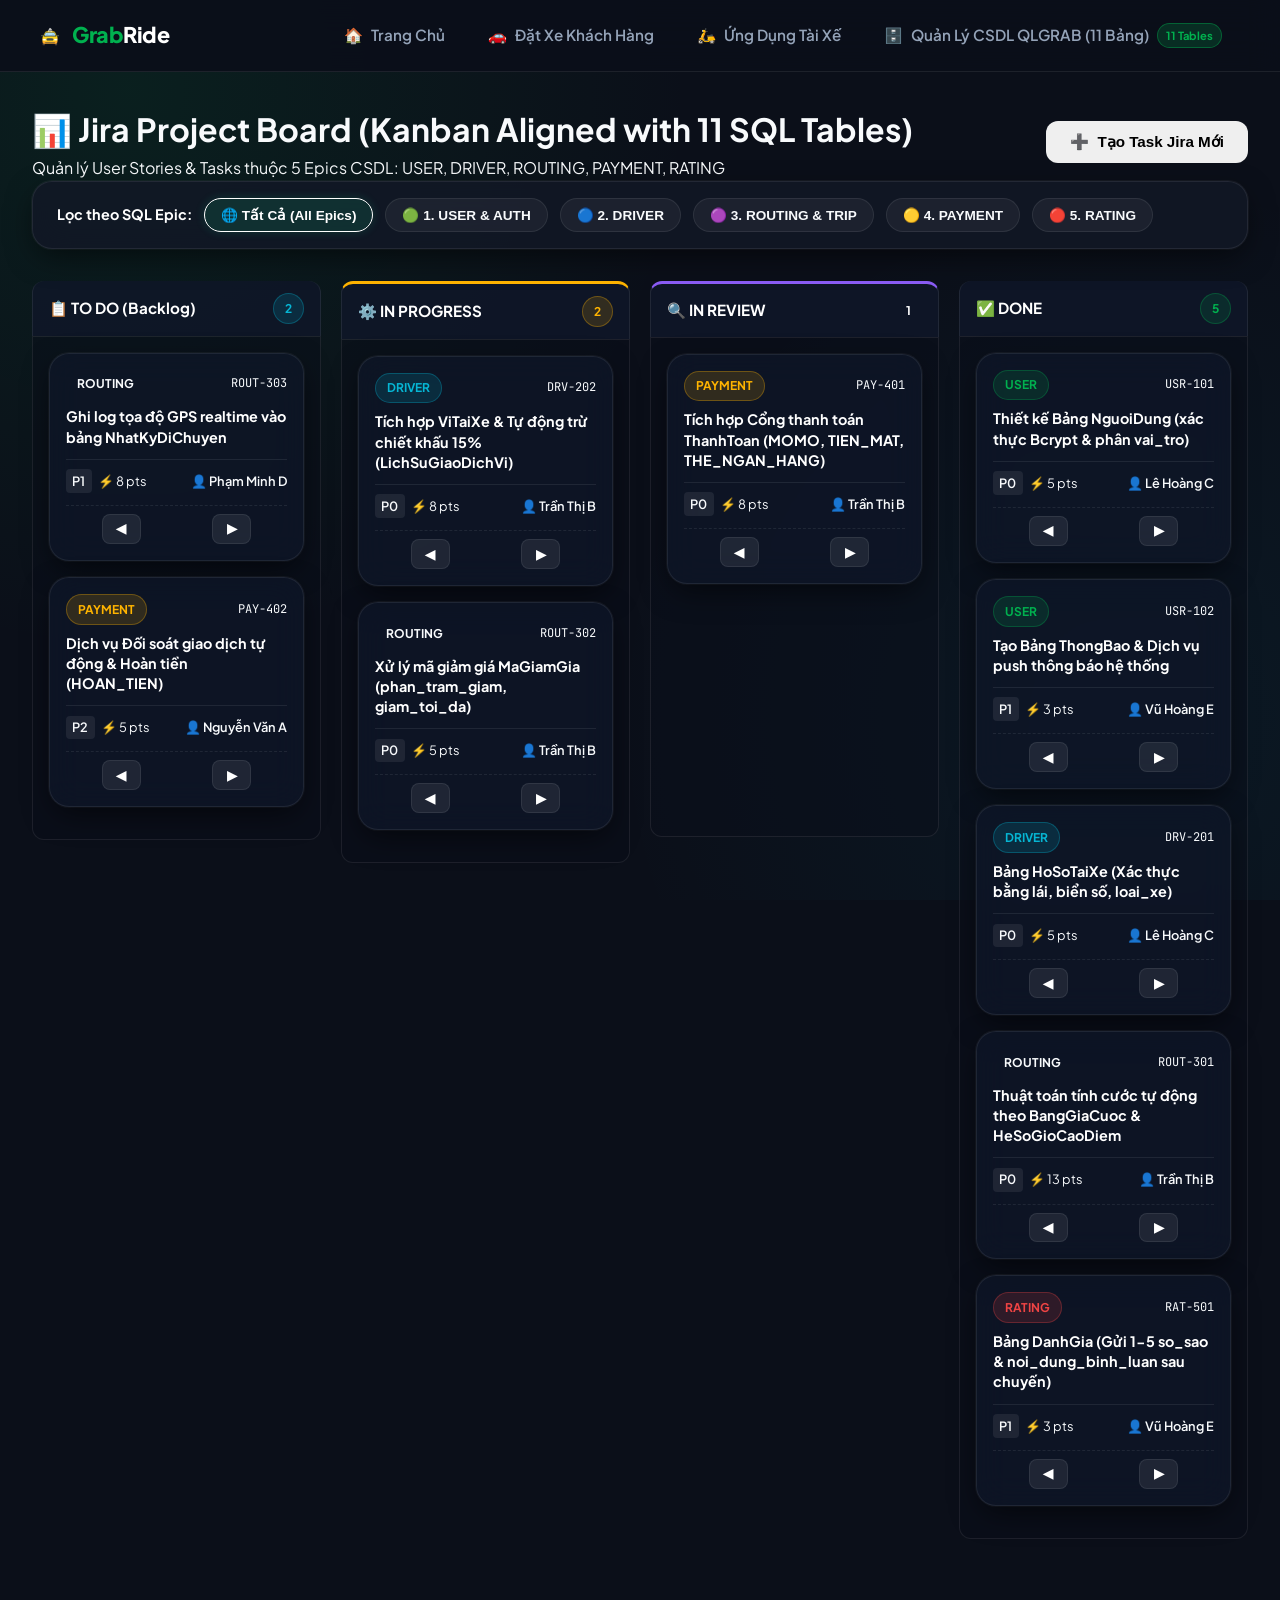
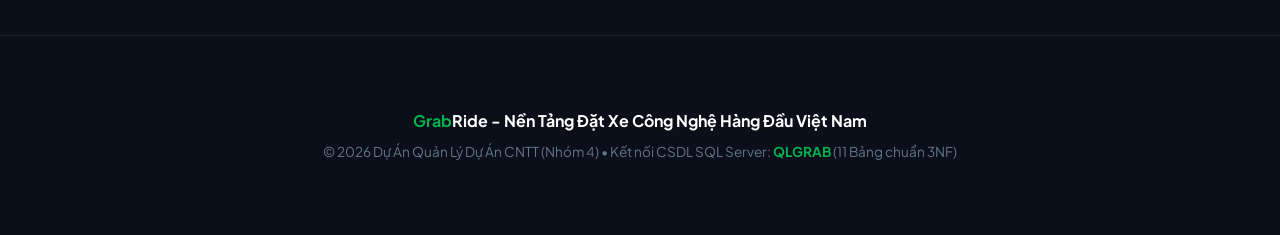
<file: jira_board.html>
<!DOCTYPE html>
<html lang="vi">
<head>
  <meta charset="UTF-8">
  <meta name="viewport" content="width=device-width, initial-scale=1.0">
  <title>Bảng Quản Lý Dự Án Jira (5 SQL Epics) - Ride-Hailing Platform | Nhóm 4</title>
  <link rel="stylesheet" href="css/styles.css">
  <style>
    .epic-filter-btn {
      padding: 0.5rem 1rem;
      border-radius: var(--radius-full);
      background: rgba(255, 255, 255, 0.05);
      border: 1px solid var(--border-color);
      color: var(--text-muted);
      cursor: pointer;
      font-size: 0.85rem;
      font-weight: 600;
      transition: all 0.2s;
    }
    .epic-filter-btn.active {
      background: rgba(16, 185, 129, 0.15);
      border-color: var(--primary);
      color: #fff;
      box-shadow: 0 0 10px rgba(16, 185, 129, 0.2);
    }

    .kanban-col-header {
      display: flex;
      justify-content: space-between;
      align-items: center;
      padding: 0.75rem 1rem;
      background: rgba(15, 23, 42, 0.8);
      border-radius: var(--radius-md) var(--radius-md) 0 0;
      border: 1px solid var(--border-color);
      border-bottom: none;
      font-weight: 700;
      font-size: 0.95rem;
      color: #fff;
    }
    .kanban-col-body {
      background: rgba(10, 14, 26, 0.5);
      border: 1px solid var(--border-color);
      border-radius: 0 0 var(--radius-md) var(--radius-md);
      padding: 1rem;
      min-height: 500px;
    }
  </style>
</head>
<body>
  <!-- Header -->
  <div id="app-header"></div>

  <main class="container">
    <div class="page-header">
      <div style="display: flex; justify-content: space-between; align-items: center; flex-wrap: wrap; gap: 1rem;">
        <div>
          <h1 class="page-title">📊 Jira Project Board (Kanban Aligned with 11 SQL Tables)</h1>
          <p class="page-subtitle">Quản lý User Stories & Tasks thuộc 5 Epics CSDL: USER, DRIVER, ROUTING, PAYMENT, RATING</p>
        </div>
        <button class="btn btn-primary" onclick="openAddTaskModal()">
          <span>➕</span> Tạo Task Jira Mới
        </button>
      </div>
    </div>

    <!-- Epic Filters -->
    <div class="card" style="margin-bottom: 2rem; padding: 1rem 1.5rem;">
      <div style="display: flex; align-items: center; gap: 0.75rem; flex-wrap: wrap;">
        <span style="font-weight: 700; font-size: 0.9rem; color: #fff;">Lọc theo SQL Epic:</span>
        <button id="btn-epic-all" class="epic-filter-btn active" onclick="filterByEpic('ALL')">🌐 Tất Cả (All Epics)</button>
        <button id="btn-epic-user" class="epic-filter-btn" onclick="filterByEpic('USER')">🟢 1. USER & AUTH</button>
        <button id="btn-epic-driver" class="epic-filter-btn" onclick="filterByEpic('DRIVER')">🔵 2. DRIVER</button>
        <button id="btn-epic-routing" class="epic-filter-btn" onclick="filterByEpic('ROUTING')">🟣 3. ROUTING & TRIP</button>
        <button id="btn-epic-payment" class="epic-filter-btn" onclick="filterByEpic('PAYMENT')">🟡 4. PAYMENT</button>
        <button id="btn-epic-rating" class="epic-filter-btn" onclick="filterByEpic('RATING')">🔴 5. RATING</button>
      </div>
    </div>

    <!-- Kanban 4 Columns Grid -->
    <div class="grid-4">
      <!-- Column 1: TO DO -->
      <div>
        <div class="kanban-col-header" style="border-top: 3px solid var(--accent-blue);">
          <span>📋 TO DO (Backlog)</span>
          <span id="count-todo" class="badge badge-blue">0</span>
        </div>
        <div id="col-todo" class="kanban-col-body">
          <!-- Tasks injected by js/jira.js -->
        </div>
      </div>

      <!-- Column 2: IN PROGRESS -->
      <div>
        <div class="kanban-col-header" style="border-top: 3px solid var(--accent-amber);">
          <span>⚙️ IN PROGRESS</span>
          <span id="count-in-progress" class="badge badge-amber">0</span>
        </div>
        <div id="col-in-progress" class="kanban-col-body">
          <!-- Tasks injected by js/jira.js -->
        </div>
      </div>

      <!-- Column 3: IN REVIEW -->
      <div>
        <div class="kanban-col-header" style="border-top: 3px solid var(--accent-purple);">
          <span>🔍 IN REVIEW</span>
          <span id="count-in-review" class="badge badge-purple">0</span>
        </div>
        <div id="col-in-review" class="kanban-col-body">
          <!-- Tasks injected by js/jira.js -->
        </div>
      </div>

      <!-- Column 4: DONE -->
      <div>
        <div class="kanban-col-header" style="border-top: 3px solid var(--primary);">
          <span>✅ DONE</span>
          <span id="count-done" class="badge badge-green">0</span>
        </div>
        <div id="col-done" class="kanban-col-body">
          <!-- Tasks injected by js/jira.js -->
        </div>
      </div>
    </div>
  </main>

  <!-- Add New Task Modal -->
  <div id="add-task-modal" style="display: none; position: fixed; inset: 0; background: rgba(0,0,0,0.85); z-index: 9999; align-items: center; justify-content: center; backdrop-filter: blur(8px);">
    <div class="card" style="width: 90%; max-width: 540px; padding: 2rem;">
      <div style="display: flex; justify-content: space-between; align-items: center; margin-bottom: 1.25rem;">
        <h2 style="color: #fff; font-size: 1.2rem;">➕ Tạo User Story / Task Jira Mới</h2>
        <button onclick="closeAddTaskModal()" style="background: none; border: none; color: var(--text-muted); font-size: 1.5rem; cursor: pointer;">✕</button>
      </div>

      <form onsubmit="createNewTask(event)">
        <div style="display: flex; flex-direction: column; gap: 1rem; margin-bottom: 1.5rem;">
          <div>
            <label style="display: block; font-size: 0.85rem; color: var(--text-muted); margin-bottom: 0.4rem;">Tên User Story / Task:</label>
            <input type="text" id="new-task-title" required placeholder="Ví dụ: Tích hợp mã giảm giá MaGiamGia" style="width: 100%; padding: 0.75rem; background: #090d16; border: 1px solid var(--border-color); border-radius: var(--radius-md); color: #fff;">
          </div>

          <div class="grid-2">
            <div>
              <label style="display: block; font-size: 0.85rem; color: var(--text-muted); margin-bottom: 0.4rem;">Thuộc SQL Epic:</label>
              <select id="new-task-epic" style="width: 100%; padding: 0.75rem; background: #090d16; border: 1px solid var(--border-color); border-radius: var(--radius-md); color: #fff;">
                <option value="USER">USER (NguoiDung, ThongBao)</option>
                <option value="DRIVER">DRIVER (HoSoTaiXe, ViTaiXe)</option>
                <option value="ROUTING">ROUTING (BangGiaCuoc, CuocXe)</option>
                <option value="PAYMENT">PAYMENT (ThanhToan)</option>
                <option value="RATING">RATING (DanhGia)</option>
              </select>
            </div>

            <div>
              <label style="display: block; font-size: 0.85rem; color: var(--text-muted); margin-bottom: 0.4rem;">Mức độ ưu tiên:</label>
              <select id="new-task-priority" style="width: 100%; padding: 0.75rem; background: #090d16; border: 1px solid var(--border-color); border-radius: var(--radius-md); color: #fff;">
                <option value="P0">P0 - Bắt buộc (Blocker)</option>
                <option value="P1">P1 - Cao (High)</option>
                <option value="P2">P2 - Trung bình (Medium)</option>
              </select>
            </div>
          </div>

          <div class="grid-2">
            <div>
              <label style="display: block; font-size: 0.85rem; color: var(--text-muted); margin-bottom: 0.4rem;">Story Points:</label>
              <input type="number" id="new-task-points" value="5" min="1" max="13" style="width: 100%; padding: 0.75rem; background: #090d16; border: 1px solid var(--border-color); border-radius: var(--radius-md); color: #fff;">
            </div>

            <div>
              <label style="display: block; font-size: 0.85rem; color: var(--text-muted); margin-bottom: 0.4rem;">Người thực hiện (Assignee):</label>
              <input type="text" id="new-task-assignee" value="Trần Thị B" style="width: 100%; padding: 0.75rem; background: #090d16; border: 1px solid var(--border-color); border-radius: var(--radius-md); color: #fff;">
            </div>
          </div>
        </div>

        <div style="display: flex; justify-content: flex-end; gap: 0.75rem;">
          <button type="button" class="btn btn-secondary" onclick="closeAddTaskModal()">Hủy</button>
          <button type="submit" class="btn btn-primary">Tạo Task Mới</button>
        </div>
      </form>
    </div>
  </div>

  <div id="app-footer"></div>

  <script src="js/common.js"></script>
  <script src="js/jira.js"></script>
</body>
</html>
</file>
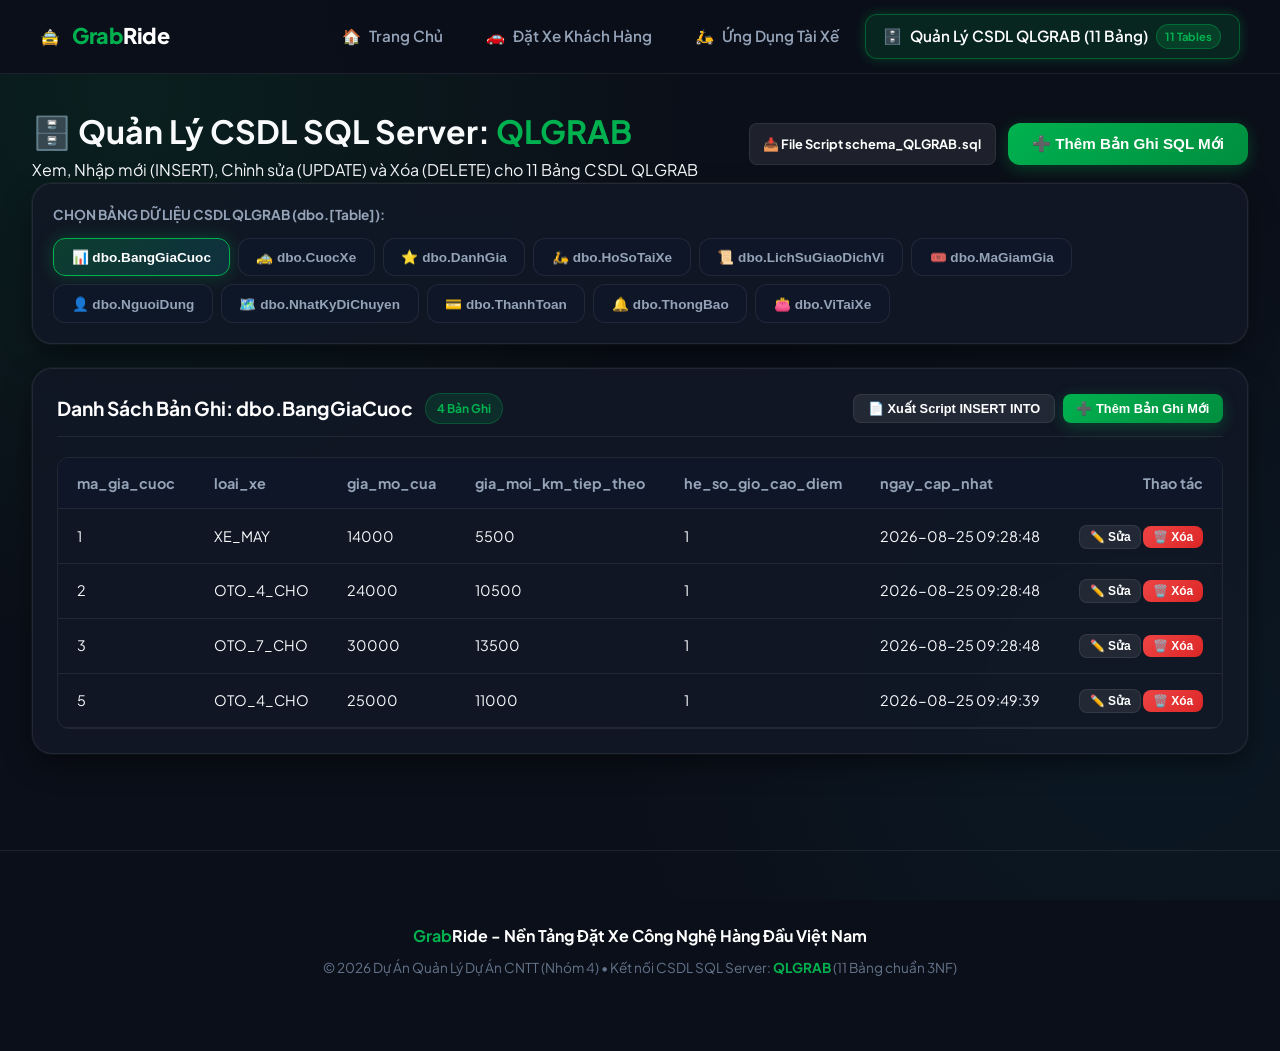
<file: sql_management.html>
<!DOCTYPE html>
<html lang="vi">
<head>
  <meta charset="UTF-8">
  <meta name="viewport" content="width=device-width, initial-scale=1.0">
  <title>Quản Lý Dữ Liệu SQL Server QLGRAB (11 Bảng) - GrabRide</title>
  <link rel="stylesheet" href="css/styles.css">
  <style>
    .sql-table-tab {
      padding: 0.65rem 1.1rem;
      border-radius: var(--radius-md);
      background: rgba(15, 23, 42, 0.7);
      border: 1px solid var(--border-color);
      color: #94a3b8;
      cursor: pointer;
      font-size: 0.85rem;
      font-weight: 700;
      transition: all 0.2s ease;
      display: flex;
      align-items: center;
      gap: 0.5rem;
    }
    .sql-table-tab:hover {
      background: rgba(255, 255, 255, 0.08);
      color: #fff;
    }
    .sql-table-tab.active {
      background: linear-gradient(135deg, rgba(0, 177, 79, 0.25), rgba(6, 182, 212, 0.15));
      border-color: var(--grab-green);
      color: #fff;
      box-shadow: 0 0 15px var(--grab-green-glow);
    }
  </style>
</head>
<body>
  <!-- Header Navbar -->
  <div id="app-header"></div>

  <main class="container">
    <div class="page-header">
      <div style="display: flex; justify-content: space-between; align-items: center; flex-wrap: wrap; gap: 1rem;">
        <div>
          <h1 class="page-title">🗄️ Quản Lý CSDL SQL Server: <span style="color: var(--grab-green);">QLGRAB</span></h1>
          <p class="page-subtitle">Xem, Nhập mới (INSERT), Chỉnh sửa (UPDATE) và Xóa (DELETE) cho 11 Bảng CSDL QLGRAB</p>
        </div>
        <div style="display: flex; gap: 0.75rem;">
          <a href="schema_QLGRAB.sql" download class="btn btn-secondary btn-sm">📥 File Script schema_QLGRAB.sql</a>
          <button class="btn btn-grab" onclick="openAddDataModal()">➕ Thêm Bản Ghi SQL Mới</button>
        </div>
      </div>
    </div>

    <!-- 11 Table Selectors -->
    <div class="card" style="margin-bottom: 1.5rem; padding: 1.25rem;">
      <div style="font-size: 0.85rem; font-weight: 700; color: #94a3b8; margin-bottom: 0.75rem;">
        CHỌN BẢNG DỮ LIỆU CSDL QLGRAB (dbo.[Table]):
      </div>
      <div style="display: flex; gap: 0.5rem; flex-wrap: wrap;">
        <button class="sql-table-tab active" onclick="switchSqlTable('BangGiaCuoc')">📊 dbo.BangGiaCuoc</button>
        <button class="sql-table-tab" onclick="switchSqlTable('CuocXe')">🚕 dbo.CuocXe</button>
        <button class="sql-table-tab" onclick="switchSqlTable('DanhGia')">⭐ dbo.DanhGia</button>
        <button class="sql-table-tab" onclick="switchSqlTable('HoSoTaiXe')">🛵 dbo.HoSoTaiXe</button>
        <button class="sql-table-tab" onclick="switchSqlTable('LichSuGiaoDichVi')">📜 dbo.LichSuGiaoDichVi</button>
        <button class="sql-table-tab" onclick="switchSqlTable('MaGiamGia')">🎟️ dbo.MaGiamGia</button>
        <button class="sql-table-tab" onclick="switchSqlTable('NguoiDung')">👤 dbo.NguoiDung</button>
        <button class="sql-table-tab" onclick="switchSqlTable('NhatKyDiChuyen')">🗺️ dbo.NhatKyDiChuyen</button>
        <button class="sql-table-tab" onclick="switchSqlTable('ThanhToan')">💳 dbo.ThanhToan</button>
        <button class="sql-table-tab" onclick="switchSqlTable('ThongBao')">🔔 dbo.ThongBao</button>
        <button class="sql-table-tab" onclick="switchSqlTable('ViTaiXe')">👛 dbo.ViTaiXe</button>
      </div>
    </div>

    <!-- Active Table Data Card -->
    <div class="card">
      <div class="card-header">
        <div style="display: flex; align-items: center; gap: 0.75rem;">
          <div class="card-title" id="active-table-title" style="font-size: 1.2rem; color: #fff;">
            Danh Sách Bản Ghi: dbo.BangGiaCuoc
          </div>
          <span id="active-table-count-badge" class="badge badge-green">3 Bản Ghi</span>
        </div>
        <div style="display: flex; gap: 0.5rem;">
          <button class="btn btn-secondary btn-sm" onclick="exportInsertStatements()">📄 Xuất Script INSERT INTO</button>
          <button class="btn btn-grab btn-sm" onclick="openAddDataModal()">➕ Thêm Bản Ghi Mới</button>
        </div>
      </div>

      <!-- Data Table View -->
      <div id="sql-table-data-wrapper" class="custom-table-wrapper">
        <!-- Rendered dynamically by js/sql_management.js -->
      </div>
    </div>
  </main>

  <!-- Add/Edit Record Modal -->
  <div id="add-record-modal" style="display: none; position: fixed; inset: 0; background: rgba(0,0,0,0.85); z-index: 9999; align-items: center; justify-content: center; backdrop-filter: blur(8px);">
    <div class="card" style="width: 90%; max-width: 600px; padding: 2rem; max-height: 90vh; overflow-y: auto;">
      <div style="display: flex; justify-content: space-between; align-items: center; margin-bottom: 1.25rem; border-bottom: 1px solid var(--border-color); padding-bottom: 0.75rem;">
        <h2 id="modal-form-title" style="color: #fff; font-size: 1.2rem;">➕ Nhập Dữ Liệu Mới Vào Bảng SQL</h2>
        <button onclick="closeAddDataModal()" style="background: none; border: none; color: #94a3b8; font-size: 1.5rem; cursor: pointer;">✕</button>
      </div>

      <form id="dynamic-sql-form" onsubmit="saveRecordToSql(event)">
        <div id="form-fields-container" style="display: flex; flex-direction: column; gap: 1rem; margin-bottom: 1.5rem;">
          <!-- Dynamically generated fields -->
        </div>

        <div style="display: flex; justify-content: flex-end; gap: 0.75rem; border-top: 1px solid var(--border-color); padding-top: 1rem;">
          <button type="button" class="btn btn-secondary" onclick="closeAddDataModal()">Hủy</button>
          <button type="submit" class="btn btn-grab">💾 Lưu Vào CSDL QLGRAB</button>
        </div>
      </form>
    </div>
  </div>

  <div id="app-footer"></div>

  <script src="js/common.js"></script>
  <script src="js/sql_connector.js"></script>
  <script src="js/sql_management.js"></script>
</body>
</html>
</file>
<file: css/styles.css>
/* ==========================================================================
   GRAB RIDE PLATFORM - MASTER DESIGN SYSTEM
   Signature Grab Emerald Green (#00b14f), SVG Icons & Autocomplete Search
   ========================================================================== */

@import url('https://fonts.googleapis.com/css2?family=Plus+Jakarta+Sans:wght@400;500;600;700;800&family=JetBrains+Mono:wght@400;500;600&display=swap');

:root {
  /* Grab Signature Brand Colors */
  --grab-green: #00b14f;
  --grab-green-hover: #008e3f;
  --grab-green-glow: rgba(0, 177, 79, 0.3);
  
  --bg-dark: #0b0f19;
  --bg-card: rgba(18, 24, 38, 0.85);
  --bg-card-hover: rgba(26, 36, 56, 0.9);
  --border-color: rgba(255, 255, 255, 0.08);
  --border-glow: rgba(0, 177, 79, 0.4);

  /* Accent Colors */
  --accent-cyan: #06b6d4;
  --accent-amber: #ffb400;
  --accent-red: #ef4444;
  --accent-purple: #8b5cf6;

  /* Typography & Shadows */
  --font-main: 'Plus Jakarta Sans', -apple-system, sans-serif;
  --font-code: 'JetBrains Mono', monospace;

  --radius-sm: 8px;
  --radius-md: 12px;
  --radius-lg: 20px;
  --radius-full: 9999px;

  --shadow-card: 0 10px 30px -5px rgba(0, 0, 0, 0.6), 0 0 0 1px rgba(255, 255, 255, 0.05);
}

* {
  margin: 0;
  padding: 0;
  box-sizing: border-box;
}

body {
  font-family: var(--font-main);
  background-color: var(--bg-dark);
  background-image: 
    radial-gradient(circle at 10% 10%, rgba(0, 177, 79, 0.1) 0%, transparent 40%),
    radial-gradient(circle at 90% 80%, rgba(6, 182, 212, 0.06) 0%, transparent 40%);
  background-attachment: fixed;
  color: #f8fafc;
  line-height: 1.6;
  min-height: 100vh;
}

/* Custom Scrollbar */
::-webkit-scrollbar { width: 8px; height: 8px; }
::-webkit-scrollbar-track { background: #070a12; }
::-webkit-scrollbar-thumb { background: rgba(255, 255, 255, 0.2); border-radius: 99px; }
::-webkit-scrollbar-thumb:hover { background: var(--grab-green); }

/* Grab Top Navbar */
.navbar {
  position: sticky;
  top: 0;
  z-index: 1000;
  background: rgba(11, 15, 25, 0.92);
  backdrop-filter: blur(16px);
  border-bottom: 1px solid var(--border-color);
  padding: 0.85rem 2.5rem;
  display: flex;
  justify-content: space-between;
  align-items: center;
}

.nav-brand {
  display: flex;
  align-items: center;
  gap: 0.75rem;
  text-decoration: none;
}

.nav-logo-box {
  width: 44px;
  height: 44px;
  background: var(--grab-green);
  border-radius: var(--radius-md);
  display: flex;
  align-items: center;
  justify-content: center;
  box-shadow: 0 0 15px var(--grab-green-glow);
}

.nav-brand-title {
  font-weight: 800;
  font-size: 1.35rem;
  letter-spacing: -0.5px;
  color: #fff;
}

.nav-brand-title span {
  color: var(--grab-green);
}

.nav-links {
  display: flex;
  align-items: center;
  gap: 0.5rem;
  list-style: none;
}

.nav-item a {
  display: flex;
  align-items: center;
  gap: 0.5rem;
  padding: 0.6rem 1.1rem;
  color: #94a3b8;
  text-decoration: none;
  font-size: 0.95rem;
  font-weight: 600;
  border-radius: var(--radius-md);
  transition: all 0.2s ease;
}

.nav-item a:hover {
  color: #fff;
  background: rgba(255, 255, 255, 0.05);
}

.nav-item a.active {
  color: #fff;
  background: rgba(0, 177, 79, 0.15);
  border: 1px solid var(--border-glow);
  box-shadow: 0 0 12px var(--grab-green-glow);
}

.nav-badge {
  font-size: 0.7rem;
  padding: 0.15rem 0.5rem;
  border-radius: var(--radius-full);
  background: rgba(0, 177, 79, 0.2);
  color: var(--grab-green);
  border: 1px solid rgba(0, 177, 79, 0.4);
  font-weight: 700;
}

/* Real-world Nominatim Autocomplete Suggestions Box */
.autocomplete-container {
  position: relative;
  width: 100%;
}

.autocomplete-suggestions {
  position: absolute;
  top: 100%;
  left: 0;
  right: 0;
  z-index: 2000;
  background: #0f172a;
  border: 1px solid var(--grab-green);
  border-radius: var(--radius-md);
  box-shadow: 0 10px 30px rgba(0,0,0,0.8);
  max-height: 240px;
  overflow-y: auto;
  margin-top: 4px;
  display: none;
}

.suggestion-item {
  padding: 0.75rem 1rem;
  cursor: pointer;
  border-bottom: 1px solid rgba(255, 255, 255, 0.05);
  font-size: 0.85rem;
  color: #cbd5e1;
  display: flex;
  align-items: center;
  gap: 0.6rem;
  transition: background 0.2s ease;
}

.suggestion-item:last-child {
  border-bottom: none;
}

.suggestion-item:hover {
  background: rgba(0, 177, 79, 0.2);
  color: #fff;
}

/* Grab Service Icon Badges */
.grab-service-badge {
  width: 72px;
  height: 72px;
  background: var(--grab-green);
  border-radius: var(--radius-lg);
  display: flex;
  align-items: center;
  justify-content: center;
  margin: 0 auto 1rem;
  box-shadow: 0 8px 20px rgba(0, 177, 79, 0.3);
  transition: transform 0.25s ease;
}

.grab-service-badge:hover {
  transform: scale(1.08);
}

.grab-icon-sm {
  width: 32px;
  height: 32px;
  background: var(--grab-green);
  border-radius: var(--radius-sm);
  display: inline-flex;
  align-items: center;
  justify-content: center;
}

/* Page Layout */
.container {
  max-width: 1300px;
  margin: 0 auto;
  padding: 2rem;
}

/* Grab Buttons */
.btn {
  display: inline-flex;
  align-items: center;
  justify-content: center;
  gap: 0.5rem;
  padding: 0.75rem 1.5rem;
  font-size: 0.95rem;
  font-weight: 700;
  border-radius: var(--radius-md);
  border: none;
  cursor: pointer;
  transition: all 0.25s ease;
  text-decoration: none;
}

.btn-grab {
  background: linear-gradient(135deg, var(--grab-green), #008e3f);
  color: #fff;
  box-shadow: 0 4px 15px var(--grab-green-glow);
}
.btn-grab:hover {
  transform: translateY(-2px);
  box-shadow: 0 6px 20px var(--grab-green-glow);
  filter: brightness(1.1);
}

.btn-secondary {
  background: rgba(255, 255, 255, 0.08);
  color: #fff;
  border: 1px solid var(--border-color);
}
.btn-secondary:hover {
  background: rgba(255, 255, 255, 0.15);
}

.btn-danger {
  background: linear-gradient(135deg, #ef4444, #dc2626);
  color: #fff;
}

.btn-sm {
  padding: 0.4rem 0.85rem;
  font-size: 0.8rem;
  border-radius: var(--radius-sm);
}

/* Card Styling */
.card {
  background: var(--bg-card);
  backdrop-filter: blur(16px);
  border: 1px solid var(--border-color);
  border-radius: var(--radius-lg);
  padding: 1.5rem;
  box-shadow: var(--shadow-card);
  transition: transform 0.25s ease, border-color 0.25s ease;
}

.card-header {
  display: flex;
  justify-content: space-between;
  align-items: center;
  margin-bottom: 1.25rem;
  padding-bottom: 0.75rem;
  border-bottom: 1px solid var(--border-color);
}

.card-title {
  font-size: 1.2rem;
  font-weight: 700;
  color: #fff;
  display: flex;
  align-items: center;
  gap: 0.5rem;
}

/* Grids */
.grid-2 { display: grid; grid-template-columns: repeat(2, 1fr); gap: 1.5rem; }
.grid-3 { display: grid; grid-template-columns: repeat(3, 1fr); gap: 1.5rem; }
.grid-4 { display: grid; grid-template-columns: repeat(4, 1fr); gap: 1.25rem; }

@media (max-width: 1024px) {
  .grid-4, .grid-3 { grid-template-columns: repeat(2, 1fr); }
  .grid-2 { grid-template-columns: 1fr; }
}
@media (max-width: 768px) {
  .grid-4, .grid-3, .grid-2 { grid-template-columns: 1fr; }
  .navbar { flex-direction: column; gap: 1rem; padding: 1rem; }
}

/* Badges */
.badge {
  display: inline-flex;
  align-items: center;
  gap: 0.35rem;
  padding: 0.3rem 0.7rem;
  font-size: 0.75rem;
  font-weight: 700;
  border-radius: var(--radius-full);
}
.badge-green { background: rgba(0, 177, 79, 0.15); color: #00b14f; border: 1px solid rgba(0, 177, 79, 0.3); }
.badge-blue { background: rgba(6, 182, 212, 0.15); color: #06b6d4; border: 1px solid rgba(6, 182, 212, 0.3); }
.badge-amber { background: rgba(255, 180, 0, 0.15); color: #ffb400; border: 1px solid rgba(255, 180, 0, 0.3); }
.badge-red { background: rgba(239, 68, 68, 0.15); color: #ef4444; border: 1px solid rgba(239, 68, 68, 0.3); }

/* Table Styling */
.custom-table-wrapper {
  overflow-x: auto;
  border-radius: var(--radius-md);
  border: 1px solid var(--border-color);
}
.custom-table {
  width: 100%;
  border-collapse: collapse;
  text-align: left;
  font-size: 0.9rem;
}
.custom-table th {
  background: rgba(15, 23, 42, 0.9);
  color: #94a3b8;
  font-weight: 700;
  padding: 0.85rem 1.2rem;
  border-bottom: 1px solid var(--border-color);
}
.custom-table td {
  padding: 0.9rem 1.2rem;
  border-bottom: 1px solid var(--border-color);
  color: #f8fafc;
}
.custom-table tr:hover td {
  background: rgba(255, 255, 255, 0.03);
}

/* Map Styling */
.map-container {
  width: 100%;
  height: 440px;
  background: #090d16;
  border-radius: var(--radius-lg);
  border: 1px solid var(--border-color);
  position: relative;
  overflow: hidden;
}
.map-svg { width: 100%; height: 100%; }

.pulse-circle { animation: pulseRing 2s infinite; }
@keyframes pulseRing {
  0% { r: 12; opacity: 0.8; }
  100% { r: 35; opacity: 0; }
}

/* Toast Notifications */
#toast-container {
  position: fixed;
  bottom: 2rem;
  right: 2rem;
  z-index: 9999;
  display: flex;
  flex-direction: column;
  gap: 0.75rem;
}
.toast {
  background: rgba(18, 24, 38, 0.95);
  backdrop-filter: blur(12px);
  border-left: 4px solid var(--grab-green);
  border-radius: var(--radius-md);
  padding: 1rem 1.25rem;
  color: #fff;
  font-size: 0.9rem;
  box-shadow: 0 10px 25px rgba(0,0,0,0.6);
  display: flex;
  align-items: center;
  gap: 0.75rem;
  animation: slideInRight 0.3s cubic-bezier(0.175, 0.885, 0.32, 1.275);
  min-width: 320px;
}
@keyframes slideInRight {
  from { transform: translateX(100%); opacity: 0; }
  to { transform: translateX(0); opacity: 1; }
}

/* Footer */
.footer {
  margin-top: 4rem;
  border-top: 1px solid var(--border-color);
  padding: 2.5rem 0;
  text-align: center;
  color: #64748b;
  font-size: 0.85rem;
}
</file>
